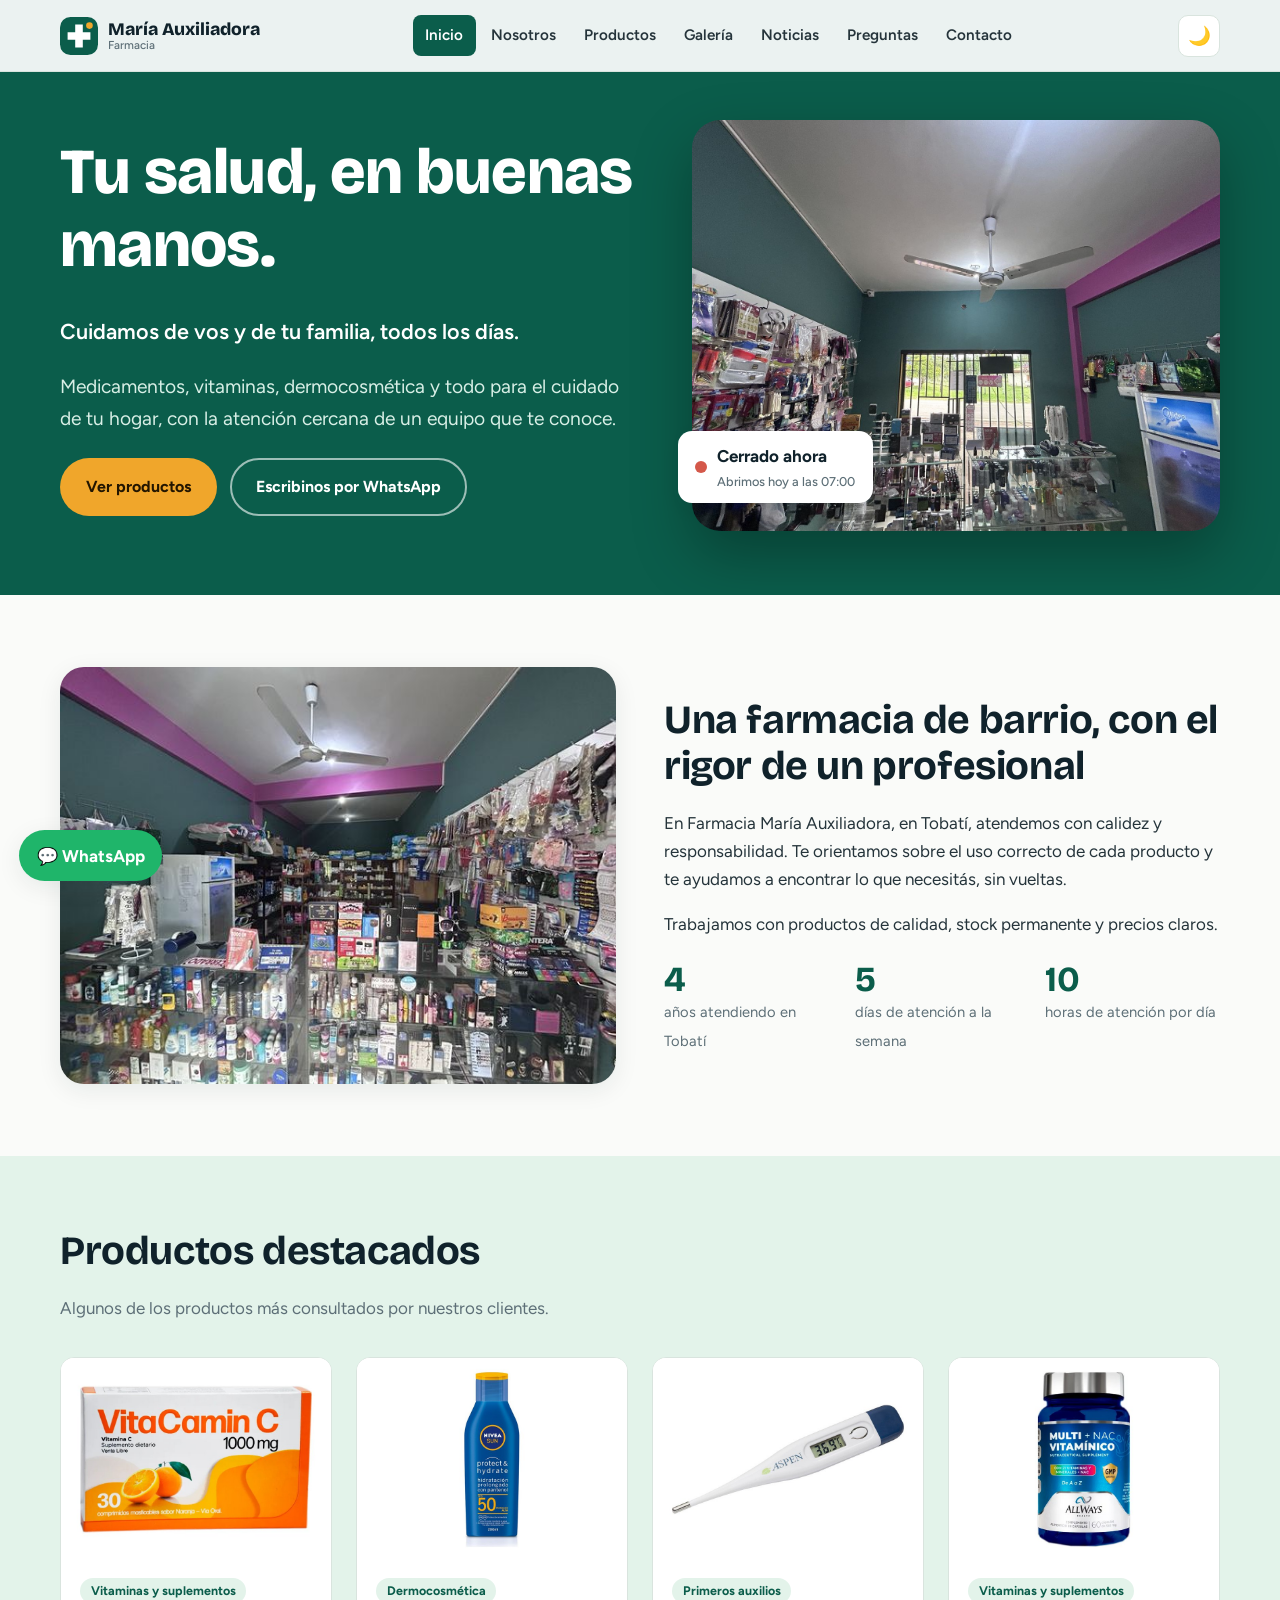
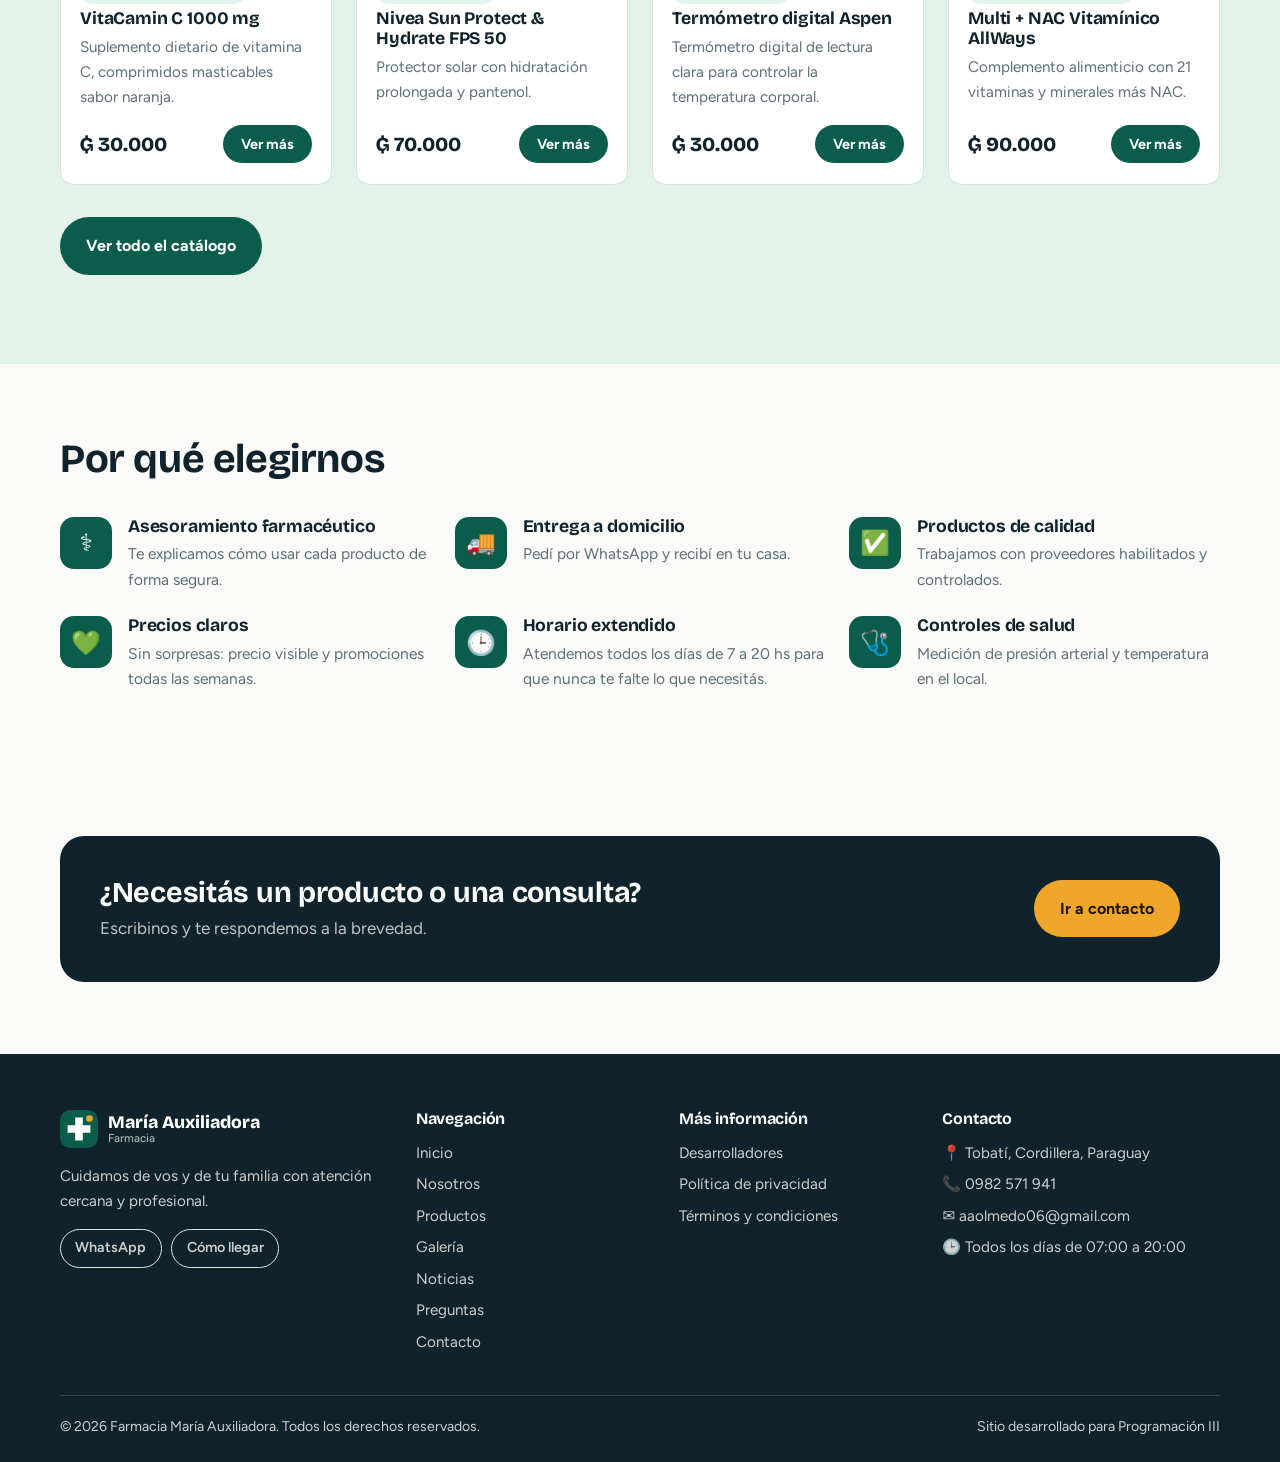
<file: index.html>
<!DOCTYPE html>
<html lang="es">
<head>
  <meta charset="UTF-8">
  <meta name="viewport" content="width=device-width, initial-scale=1">
  <title>Inicio | Farmacia María Auxiliadora</title>
  <meta name="description" content="Farmacia María Auxiliadora: medicamentos, vitaminas, dermocosmética y atención farmacéutica cerca tuyo.">
  <link rel="icon" href="data:image/svg+xml,%3Csvg xmlns='http://www.w3.org/2000/svg' viewBox='0 0 40 40'%3E%3Crect width='40' height='40' rx='11' fill='%230b5d4b'/%3E%3Cpath d='M16 8h8v8h8v8h-8v8h-8v-8H8v-8h8z' fill='%23fff'/%3E%3C/svg%3E">
  <link rel="preconnect" href="https://fonts.googleapis.com">
  <link rel="preconnect" href="https://fonts.gstatic.com" crossorigin>
  <link href="https://fonts.googleapis.com/css2?family=Bricolage+Grotesque:opsz,wght@12..96,500;12..96,700;12..96,800&family=Figtree:wght@400;500;600;700&display=swap" rel="stylesheet">
  <!-- Aplica el tema guardado antes de pintar la página (evita parpadeo) -->
  <script>
    try {
      var t = localStorage.getItem("tema") || (matchMedia("(prefers-color-scheme: dark)").matches ? "dark" : "light");
      document.documentElement.dataset.theme = t;
    } catch (e) {}
  </script>
  <link rel="stylesheet" href="css/styles.css">
</head>
<body>
  <a class="saltar" href="#contenido">Saltar al contenido</a>

  <header class="header">
    <div class="contenedor">
      <a class="logo" href="index.html" aria-label="Farmacia María Auxiliadora, ir al inicio"><svg viewBox="0 0 40 40" aria-hidden="true"><rect width="40" height="40" rx="11" fill="#0b5d4b"/><path d="M16 8h8v8h8v8h-8v8h-8v-8H8v-8h8z" fill="#fff"/><circle cx="31" cy="9" r="3.5" fill="#f0a62b"/></svg><span>María Auxiliadora<small>Farmacia</small></span></a>
      <nav class="nav" id="nav" aria-label="Navegación principal"><ul><li><a href="index.html" aria-current="page">Inicio</a></li><li><a href="nosotros.html">Nosotros</a></li><li><a href="productos.html">Productos</a></li><li><a href="galeria.html">Galería</a></li><li><a href="noticias.html">Noticias</a></li><li><a href="faq.html">Preguntas</a></li><li><a href="contacto.html">Contacto</a></li></ul></nav>
      <div class="acciones-header">
        <button class="btn-icono" id="btn-tema" aria-label="Cambiar tema">🌙</button>
        <button class="btn-icono menu-btn" id="btn-menu" aria-label="Abrir menú" aria-expanded="false" aria-controls="nav">☰</button>
      </div>
    </div>
  </header>

  <main id="contenido">
    <section class="hero">
      <div class="contenedor hero-grid">
        <div class="hero-texto">
          <h1>Tu salud, en buenas manos.</h1>
          <p class="eslogan">Cuidamos de vos y de tu familia, todos los días.</p>
          <p>Medicamentos, vitaminas, dermocosmética y todo para el cuidado de tu hogar, con la atención cercana de un equipo que te conoce.</p>
          <div class="hero-botones">
            <a class="btn btn-primario" href="productos.html">Ver productos</a>
            <a class="btn btn-secundario" data-wa data-wa-texto="Hola, quisiera hacer una consulta." href="#">Escribinos por WhatsApp</a>
          </div>
        </div>
        <div class="hero-imagen">
          <img src="img/gal-18.jpg" alt="Interior de la farmacia con góndolas de productos" width="900" height="700">
          <div class="estado-abierto" data-abierto role="status"><span class="punto"></span><div><span class="estado-texto">Verificando…</span><small class="estado-detalle"></small></div></div>
        </div>
      </div>
    </section>

    <section class="seccion" id="presentacion">
      <div class="contenedor grid-2">
        <img class="imagen-redonda" src="img/gal-04-t.jpg" alt="Mostrador y góndolas de la farmacia" loading="lazy">
        <div>
          <h2>Una farmacia de barrio, con el rigor de un profesional</h2>
          <p>En Farmacia María Auxiliadora, en Tobatí, atendemos con calidez y responsabilidad. Te orientamos sobre el uso correcto de cada producto y te ayudamos a encontrar lo que necesitás, sin vueltas.</p>
          <p>Trabajamos con productos de calidad, stock permanente y precios claros.</p>
          <div class="contadores">
            <div class="contador"><strong data-contar="5">0</strong><span>años atendiendo en Tobatí</span></div>
            <div class="contador"><strong data-contar="7">0</strong><span>días de atención a la semana</span></div>
            <div class="contador"><strong data-contar="13">0</strong><span>horas de atención por día</span></div>
          </div>
        </div>
      </div>
    </section>

    <section class="seccion alt" id="destacados">
      <div class="contenedor">
        <div class="encabezado-seccion">
          <h2>Productos destacados</h2>
          <p>Algunos de los productos más consultados por nuestros clientes.</p>
        </div>
        <div class="grid-4" id="grid-destacados"></div>
        <p style="margin-top:2rem"><a class="btn btn-oscuro" href="productos.html">Ver todo el catálogo</a></p>
      </div>
    </section>

    <section class="seccion" id="beneficios">
      <div class="contenedor">
        <div class="encabezado-seccion"><h2>Por qué elegirnos</h2></div>
        <div class="grid-3">
          <div class="beneficio"><span class="ico">⚕️</span><div><h3>Asesoramiento farmacéutico</h3><p>Te explicamos cómo usar cada producto de forma segura.</p></div></div>
          <div class="beneficio"><span class="ico">🚚</span><div><h3>Entrega a domicilio</h3><p>Pedí por WhatsApp y recibí en tu casa.</p></div></div>
          <div class="beneficio"><span class="ico">✅</span><div><h3>Productos de calidad</h3><p>Trabajamos con proveedores habilitados y controlados.</p></div></div>
          <div class="beneficio"><span class="ico">💚</span><div><h3>Precios claros</h3><p>Sin sorpresas: precio visible y promociones todas las semanas.</p></div></div>
          <div class="beneficio"><span class="ico">🕒</span><div><h3>Horario extendido</h3><p>Atendemos todos los días de 7 a 20 hs para que nunca te falte lo que necesitás.</p></div></div>
          <div class="beneficio"><span class="ico">🩺</span><div><h3>Controles de salud</h3><p>Medición de presión arterial y temperatura en el local.</p></div></div>
        </div>
      </div>
    </section>

    <section class="seccion">
      <div class="contenedor">
        <div class="banda">
          <div><h2>¿Necesitás un producto o una consulta?</h2><p>Escribinos y te respondemos a la brevedad.</p></div>
          <a class="btn btn-primario" href="contacto.html">Ir a contacto</a>
        </div>
      </div>
    </section>
  </main>

  <footer class="footer">
    <div class="contenedor">
      <div class="footer-grid">
        <div>
          <a class="logo" href="index.html" style="color:#fff"><svg viewBox="0 0 40 40" aria-hidden="true"><rect width="40" height="40" rx="11" fill="#0b5d4b"/><path d="M16 8h8v8h8v8h-8v8h-8v-8H8v-8h8z" fill="#fff"/><circle cx="31" cy="9" r="3.5" fill="#f0a62b"/></svg><span>María Auxiliadora<small style="color:#9fb7ad">Farmacia</small></span></a>
          <p style="margin-top:1rem">Cuidamos de vos y de tu familia con atención cercana y profesional.</p>
          <div class="redes">
            <a data-wa href="#">WhatsApp</a>
            <a data-mapa-link href="#">Cómo llegar</a>
          </div>
        </div>
        <div>
          <h3>Navegación</h3>
          <ul><li><a href="index.html">Inicio</a></li><li><a href="nosotros.html">Nosotros</a></li><li><a href="productos.html">Productos</a></li><li><a href="galeria.html">Galería</a></li><li><a href="noticias.html">Noticias</a></li><li><a href="faq.html">Preguntas</a></li><li><a href="contacto.html">Contacto</a></li></ul>
        </div>
        <div>
          <h3>Más información</h3>
          <ul>
            <li><a href="desarrolladores.html">Desarrolladores</a></li>
            <li><a href="privacidad.html">Política de privacidad</a></li>
            <li><a href="privacidad.html#terminos">Términos y condiciones</a></li>
          </ul>
        </div>
        <div>
          <h3>Contacto</h3>
          <ul>
            <li>📍 <span data-cfg="direccion">Dirección</span></li>
            <li>📞 <a data-tel href="#"><span data-cfg="telefono">Teléfono</span></a></li>
            <li>✉️ <a data-mail href="#"><span data-cfg="email">Correo</span></a></li>
            <li>🕒 <span data-cfg="horarioTexto">Horario</span></li>
          </ul>
        </div>
      </div>
      <div class="footer-final">
        <span>© <span data-anio>2026</span> Farmacia María Auxiliadora. Todos los derechos reservados.</span>
        <span>Sitio desarrollado para Programación III</span>
      </div>
    </div>
  </footer>

  <a class="whatsapp-flotante" data-wa href="#" aria-label="Escribinos por WhatsApp">💬 <span>WhatsApp</span></a>
  <button class="volver-arriba" id="volver-arriba" aria-label="Volver arriba">↑</button>

  <!-- Modal reutilizable (productos, noticias, galería) -->
  <div class="modal-fondo" id="modal">
    <div class="modal" role="dialog" aria-modal="true" aria-label="Información ampliada">
      <button class="btn-icono modal-cerrar" aria-label="Cerrar">✕</button>
      <div id="modal-cuerpo"></div>
    </div>
  </div>

  <script src="js/config.js"></script>
  <script src="js/data.js"></script>
  <script src="js/main.js"></script>
  <script src="js/productos.js"></script>
</body>
</html>
</file>
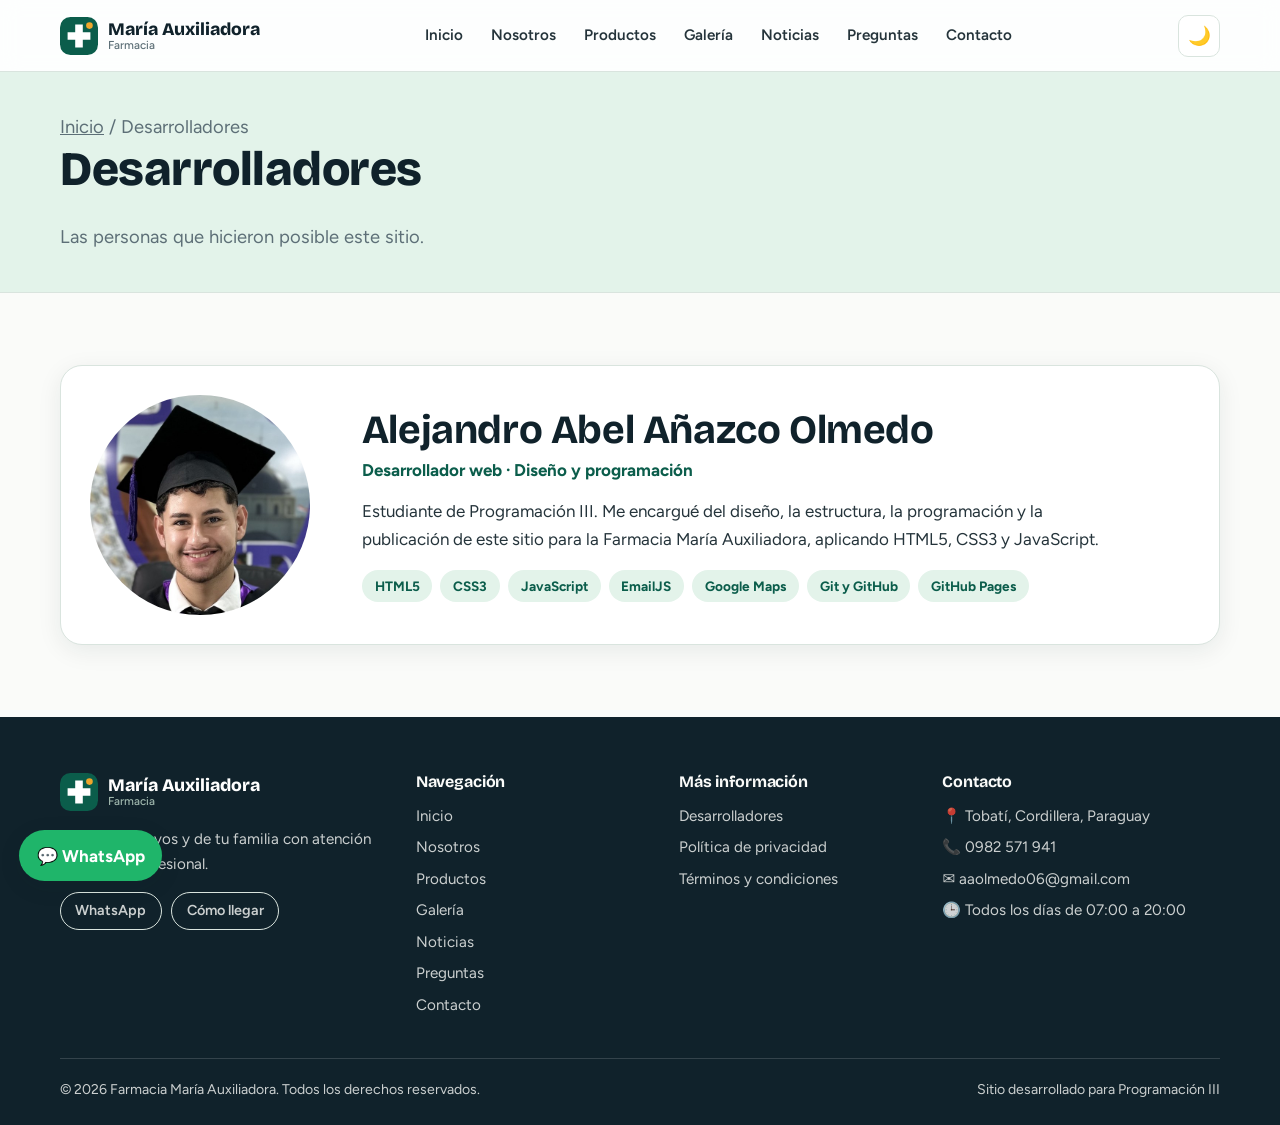
<file: desarrolladores.html>
<!DOCTYPE html>
<html lang="es">
<head>
  <meta charset="UTF-8">
  <meta name="viewport" content="width=device-width, initial-scale=1">
  <title>Desarrolladores | Farmacia María Auxiliadora</title>
  <meta name="description" content="Conocé al equipo que desarrolló el sitio web de la Farmacia María Auxiliadora.">
  <link rel="icon" href="data:image/svg+xml,%3Csvg xmlns='http://www.w3.org/2000/svg' viewBox='0 0 40 40'%3E%3Crect width='40' height='40' rx='11' fill='%230b5d4b'/%3E%3Cpath d='M16 8h8v8h8v8h-8v8h-8v-8H8v-8h8z' fill='%23fff'/%3E%3C/svg%3E">
  <link rel="preconnect" href="https://fonts.googleapis.com">
  <link rel="preconnect" href="https://fonts.gstatic.com" crossorigin>
  <link href="https://fonts.googleapis.com/css2?family=Bricolage+Grotesque:opsz,wght@12..96,500;12..96,700;12..96,800&family=Figtree:wght@400;500;600;700&display=swap" rel="stylesheet">
  <!-- Aplica el tema guardado antes de pintar la página (evita parpadeo) -->
  <script>
    try {
      var t = localStorage.getItem("tema") || (matchMedia("(prefers-color-scheme: dark)").matches ? "dark" : "light");
      document.documentElement.dataset.theme = t;
    } catch (e) {}
  </script>
  <link rel="stylesheet" href="css/styles.css">
</head>
<body>
  <a class="saltar" href="#contenido">Saltar al contenido</a>

  <header class="header">
    <div class="contenedor">
      <a class="logo" href="index.html" aria-label="Farmacia María Auxiliadora, ir al inicio"><svg viewBox="0 0 40 40" aria-hidden="true"><rect width="40" height="40" rx="11" fill="#0b5d4b"/><path d="M16 8h8v8h8v8h-8v8h-8v-8H8v-8h8z" fill="#fff"/><circle cx="31" cy="9" r="3.5" fill="#f0a62b"/></svg><span>María Auxiliadora<small>Farmacia</small></span></a>
      <nav class="nav" id="nav" aria-label="Navegación principal"><ul><li><a href="index.html">Inicio</a></li><li><a href="nosotros.html">Nosotros</a></li><li><a href="productos.html">Productos</a></li><li><a href="galeria.html">Galería</a></li><li><a href="noticias.html">Noticias</a></li><li><a href="faq.html">Preguntas</a></li><li><a href="contacto.html">Contacto</a></li></ul></nav>
      <div class="acciones-header">
        <button class="btn-icono" id="btn-tema" aria-label="Cambiar tema">🌙</button>
        <button class="btn-icono menu-btn" id="btn-menu" aria-label="Abrir menú" aria-expanded="false" aria-controls="nav">☰</button>
      </div>
    </div>
  </header>

  <main id="contenido">
    <section class="page-hero">
      <div class="contenedor">
        <p class="migas"><a href="index.html">Inicio</a> / Desarrolladores</p>
        <h1>Desarrolladores</h1>
        <p>Las personas que hicieron posible este sitio.</p>
      </div>
    </section>

    <section class="seccion">
      <div class="contenedor" style="display:grid;gap:1.5rem">
        <article class="dev">
          <img src="img/abel-cuadrado.jpg" alt="Alejandro Abel Añazco Olmedo">
          <div>
            <h2 style="margin-bottom:.2rem">Alejandro Abel Añazco Olmedo</h2>
            <p style="color:var(--verde);font-weight:700;margin-bottom:.8rem">Desarrollador web · Diseño y programación</p>
            <p>Estudiante de Programación III. Me encargué del diseño, la estructura, la programación y la publicación de este sitio para la Farmacia María Auxiliadora, aplicando HTML5, CSS3 y JavaScript.</p>
            <ul class="tecnologias" aria-label="Tecnologías utilizadas"><li>HTML5</li><li>CSS3</li><li>JavaScript</li><li>EmailJS</li><li>Google Maps</li><li>Git y GitHub</li><li>GitHub Pages</li></ul>
          </div>
        </article>
      </div>
    </section>
  </main>

  <footer class="footer">
    <div class="contenedor">
      <div class="footer-grid">
        <div>
          <a class="logo" href="index.html" style="color:#fff"><svg viewBox="0 0 40 40" aria-hidden="true"><rect width="40" height="40" rx="11" fill="#0b5d4b"/><path d="M16 8h8v8h8v8h-8v8h-8v-8H8v-8h8z" fill="#fff"/><circle cx="31" cy="9" r="3.5" fill="#f0a62b"/></svg><span>María Auxiliadora<small style="color:#9fb7ad">Farmacia</small></span></a>
          <p style="margin-top:1rem">Cuidamos de vos y de tu familia con atención cercana y profesional.</p>
          <div class="redes">
            <a data-wa href="#">WhatsApp</a>
            <a data-mapa-link href="#">Cómo llegar</a>
          </div>
        </div>
        <div>
          <h3>Navegación</h3>
          <ul><li><a href="index.html">Inicio</a></li><li><a href="nosotros.html">Nosotros</a></li><li><a href="productos.html">Productos</a></li><li><a href="galeria.html">Galería</a></li><li><a href="noticias.html">Noticias</a></li><li><a href="faq.html">Preguntas</a></li><li><a href="contacto.html">Contacto</a></li></ul>
        </div>
        <div>
          <h3>Más información</h3>
          <ul>
            <li><a href="desarrolladores.html">Desarrolladores</a></li>
            <li><a href="privacidad.html">Política de privacidad</a></li>
            <li><a href="privacidad.html#terminos">Términos y condiciones</a></li>
          </ul>
        </div>
        <div>
          <h3>Contacto</h3>
          <ul>
            <li>📍 <span data-cfg="direccion">Dirección</span></li>
            <li>📞 <a data-tel href="#"><span data-cfg="telefono">Teléfono</span></a></li>
            <li>✉️ <a data-mail href="#"><span data-cfg="email">Correo</span></a></li>
            <li>🕒 <span data-cfg="horarioTexto">Horario</span></li>
          </ul>
        </div>
      </div>
      <div class="footer-final">
        <span>© <span data-anio>2026</span> Farmacia María Auxiliadora. Todos los derechos reservados.</span>
        <span>Sitio desarrollado para Programación III</span>
      </div>
    </div>
  </footer>

  <a class="whatsapp-flotante" data-wa href="#" aria-label="Escribinos por WhatsApp">💬 <span>WhatsApp</span></a>
  <button class="volver-arriba" id="volver-arriba" aria-label="Volver arriba">↑</button>

  <!-- Modal reutilizable (productos, noticias, galería) -->
  <div class="modal-fondo" id="modal">
    <div class="modal" role="dialog" aria-modal="true" aria-label="Información ampliada">
      <button class="btn-icono modal-cerrar" aria-label="Cerrar">✕</button>
      <div id="modal-cuerpo"></div>
    </div>
  </div>

  <script src="js/config.js"></script>
  <script src="js/data.js"></script>
  <script src="js/main.js"></script>
  
</body>
</html>
</file>
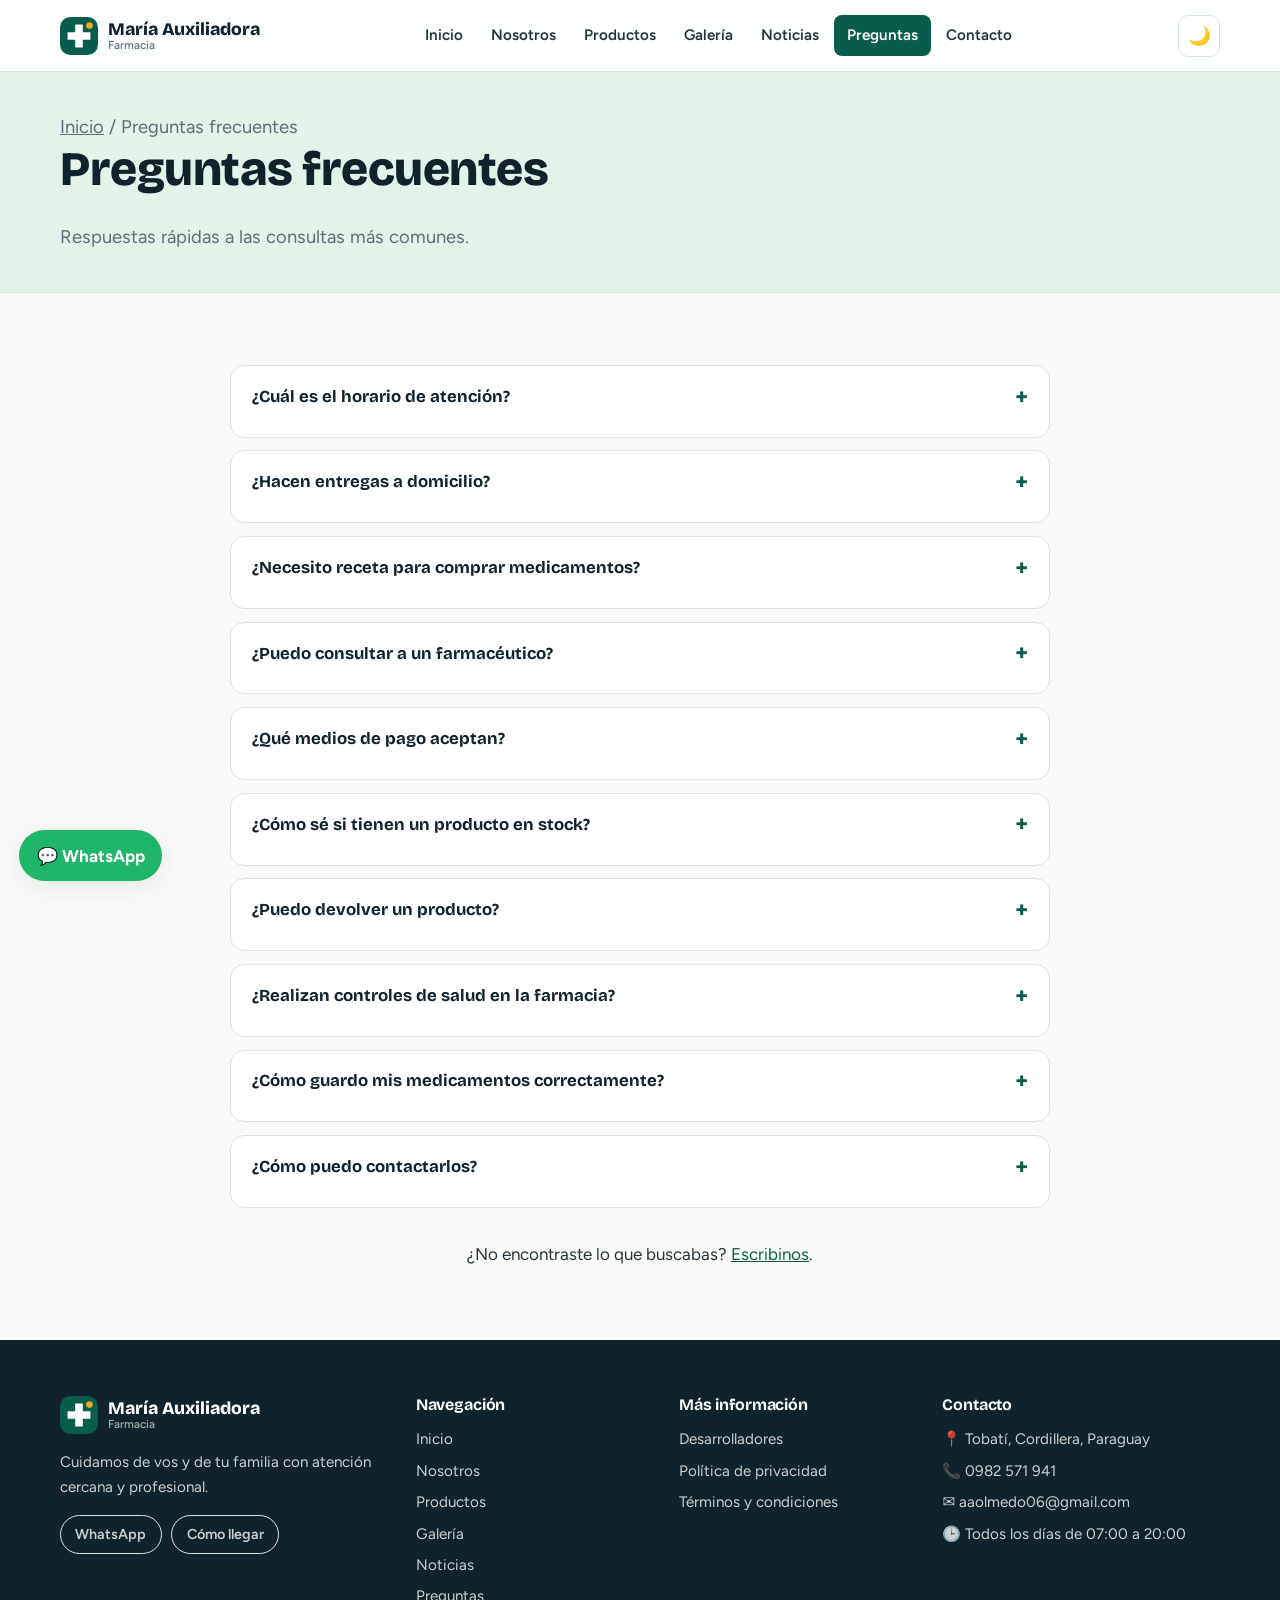
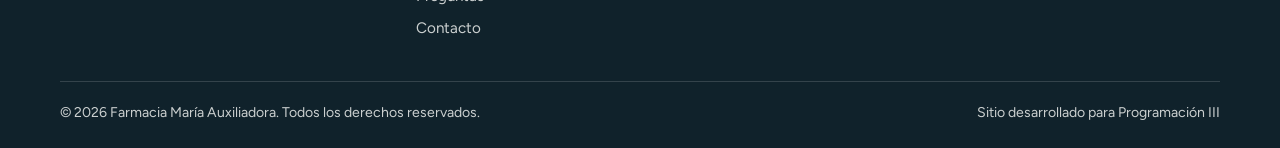
<file: faq.html>
<!DOCTYPE html>
<html lang="es">
<head>
  <meta charset="UTF-8">
  <meta name="viewport" content="width=device-width, initial-scale=1">
  <title>Preguntas frecuentes | Farmacia María Auxiliadora</title>
  <meta name="description" content="Preguntas frecuentes sobre horarios, entregas, pagos y medicamentos.">
  <link rel="icon" href="data:image/svg+xml,%3Csvg xmlns='http://www.w3.org/2000/svg' viewBox='0 0 40 40'%3E%3Crect width='40' height='40' rx='11' fill='%230b5d4b'/%3E%3Cpath d='M16 8h8v8h8v8h-8v8h-8v-8H8v-8h8z' fill='%23fff'/%3E%3C/svg%3E">
  <link rel="preconnect" href="https://fonts.googleapis.com">
  <link rel="preconnect" href="https://fonts.gstatic.com" crossorigin>
  <link href="https://fonts.googleapis.com/css2?family=Bricolage+Grotesque:opsz,wght@12..96,500;12..96,700;12..96,800&family=Figtree:wght@400;500;600;700&display=swap" rel="stylesheet">
  <!-- Aplica el tema guardado antes de pintar la página (evita parpadeo) -->
  <script>
    try {
      var t = localStorage.getItem("tema") || (matchMedia("(prefers-color-scheme: dark)").matches ? "dark" : "light");
      document.documentElement.dataset.theme = t;
    } catch (e) {}
  </script>
  <link rel="stylesheet" href="css/styles.css">
</head>
<body>
  <a class="saltar" href="#contenido">Saltar al contenido</a>

  <header class="header">
    <div class="contenedor">
      <a class="logo" href="index.html" aria-label="Farmacia María Auxiliadora, ir al inicio"><svg viewBox="0 0 40 40" aria-hidden="true"><rect width="40" height="40" rx="11" fill="#0b5d4b"/><path d="M16 8h8v8h8v8h-8v8h-8v-8H8v-8h8z" fill="#fff"/><circle cx="31" cy="9" r="3.5" fill="#f0a62b"/></svg><span>María Auxiliadora<small>Farmacia</small></span></a>
      <nav class="nav" id="nav" aria-label="Navegación principal"><ul><li><a href="index.html">Inicio</a></li><li><a href="nosotros.html">Nosotros</a></li><li><a href="productos.html">Productos</a></li><li><a href="galeria.html">Galería</a></li><li><a href="noticias.html">Noticias</a></li><li><a href="faq.html" aria-current="page">Preguntas</a></li><li><a href="contacto.html">Contacto</a></li></ul></nav>
      <div class="acciones-header">
        <button class="btn-icono" id="btn-tema" aria-label="Cambiar tema">🌙</button>
        <button class="btn-icono menu-btn" id="btn-menu" aria-label="Abrir menú" aria-expanded="false" aria-controls="nav">☰</button>
      </div>
    </div>
  </header>

  <main id="contenido">
    <section class="page-hero">
      <div class="contenedor">
        <p class="migas"><a href="index.html">Inicio</a> / Preguntas frecuentes</p>
        <h1>Preguntas frecuentes</h1>
        <p>Respuestas rápidas a las consultas más comunes.</p>
      </div>
    </section>

    <section class="seccion">
      <div class="contenedor">
        <div class="accordion" id="accordion"></div>
        <p style="text-align:center;margin:2rem auto 0">¿No encontraste lo que buscabas? <a href="contacto.html">Escribinos</a>.</p>
      </div>
    </section>
  </main>

  <footer class="footer">
    <div class="contenedor">
      <div class="footer-grid">
        <div>
          <a class="logo" href="index.html" style="color:#fff"><svg viewBox="0 0 40 40" aria-hidden="true"><rect width="40" height="40" rx="11" fill="#0b5d4b"/><path d="M16 8h8v8h8v8h-8v8h-8v-8H8v-8h8z" fill="#fff"/><circle cx="31" cy="9" r="3.5" fill="#f0a62b"/></svg><span>María Auxiliadora<small style="color:#9fb7ad">Farmacia</small></span></a>
          <p style="margin-top:1rem">Cuidamos de vos y de tu familia con atención cercana y profesional.</p>
          <div class="redes">
            <a data-wa href="#">WhatsApp</a>
            <a data-mapa-link href="#">Cómo llegar</a>
          </div>
        </div>
        <div>
          <h3>Navegación</h3>
          <ul><li><a href="index.html">Inicio</a></li><li><a href="nosotros.html">Nosotros</a></li><li><a href="productos.html">Productos</a></li><li><a href="galeria.html">Galería</a></li><li><a href="noticias.html">Noticias</a></li><li><a href="faq.html">Preguntas</a></li><li><a href="contacto.html">Contacto</a></li></ul>
        </div>
        <div>
          <h3>Más información</h3>
          <ul>
            <li><a href="desarrolladores.html">Desarrolladores</a></li>
            <li><a href="privacidad.html">Política de privacidad</a></li>
            <li><a href="privacidad.html#terminos">Términos y condiciones</a></li>
          </ul>
        </div>
        <div>
          <h3>Contacto</h3>
          <ul>
            <li>📍 <span data-cfg="direccion">Dirección</span></li>
            <li>📞 <a data-tel href="#"><span data-cfg="telefono">Teléfono</span></a></li>
            <li>✉️ <a data-mail href="#"><span data-cfg="email">Correo</span></a></li>
            <li>🕒 <span data-cfg="horarioTexto">Horario</span></li>
          </ul>
        </div>
      </div>
      <div class="footer-final">
        <span>© <span data-anio>2026</span> Farmacia María Auxiliadora. Todos los derechos reservados.</span>
        <span>Sitio desarrollado para Programación III</span>
      </div>
    </div>
  </footer>

  <a class="whatsapp-flotante" data-wa href="#" aria-label="Escribinos por WhatsApp">💬 <span>WhatsApp</span></a>
  <button class="volver-arriba" id="volver-arriba" aria-label="Volver arriba">↑</button>

  <!-- Modal reutilizable (productos, noticias, galería) -->
  <div class="modal-fondo" id="modal">
    <div class="modal" role="dialog" aria-modal="true" aria-label="Información ampliada">
      <button class="btn-icono modal-cerrar" aria-label="Cerrar">✕</button>
      <div id="modal-cuerpo"></div>
    </div>
  </div>

  <script src="js/config.js"></script>
  <script src="js/data.js"></script>
  <script src="js/main.js"></script>
  <script src="js/faq.js"></script>
</body>
</html>
</file>
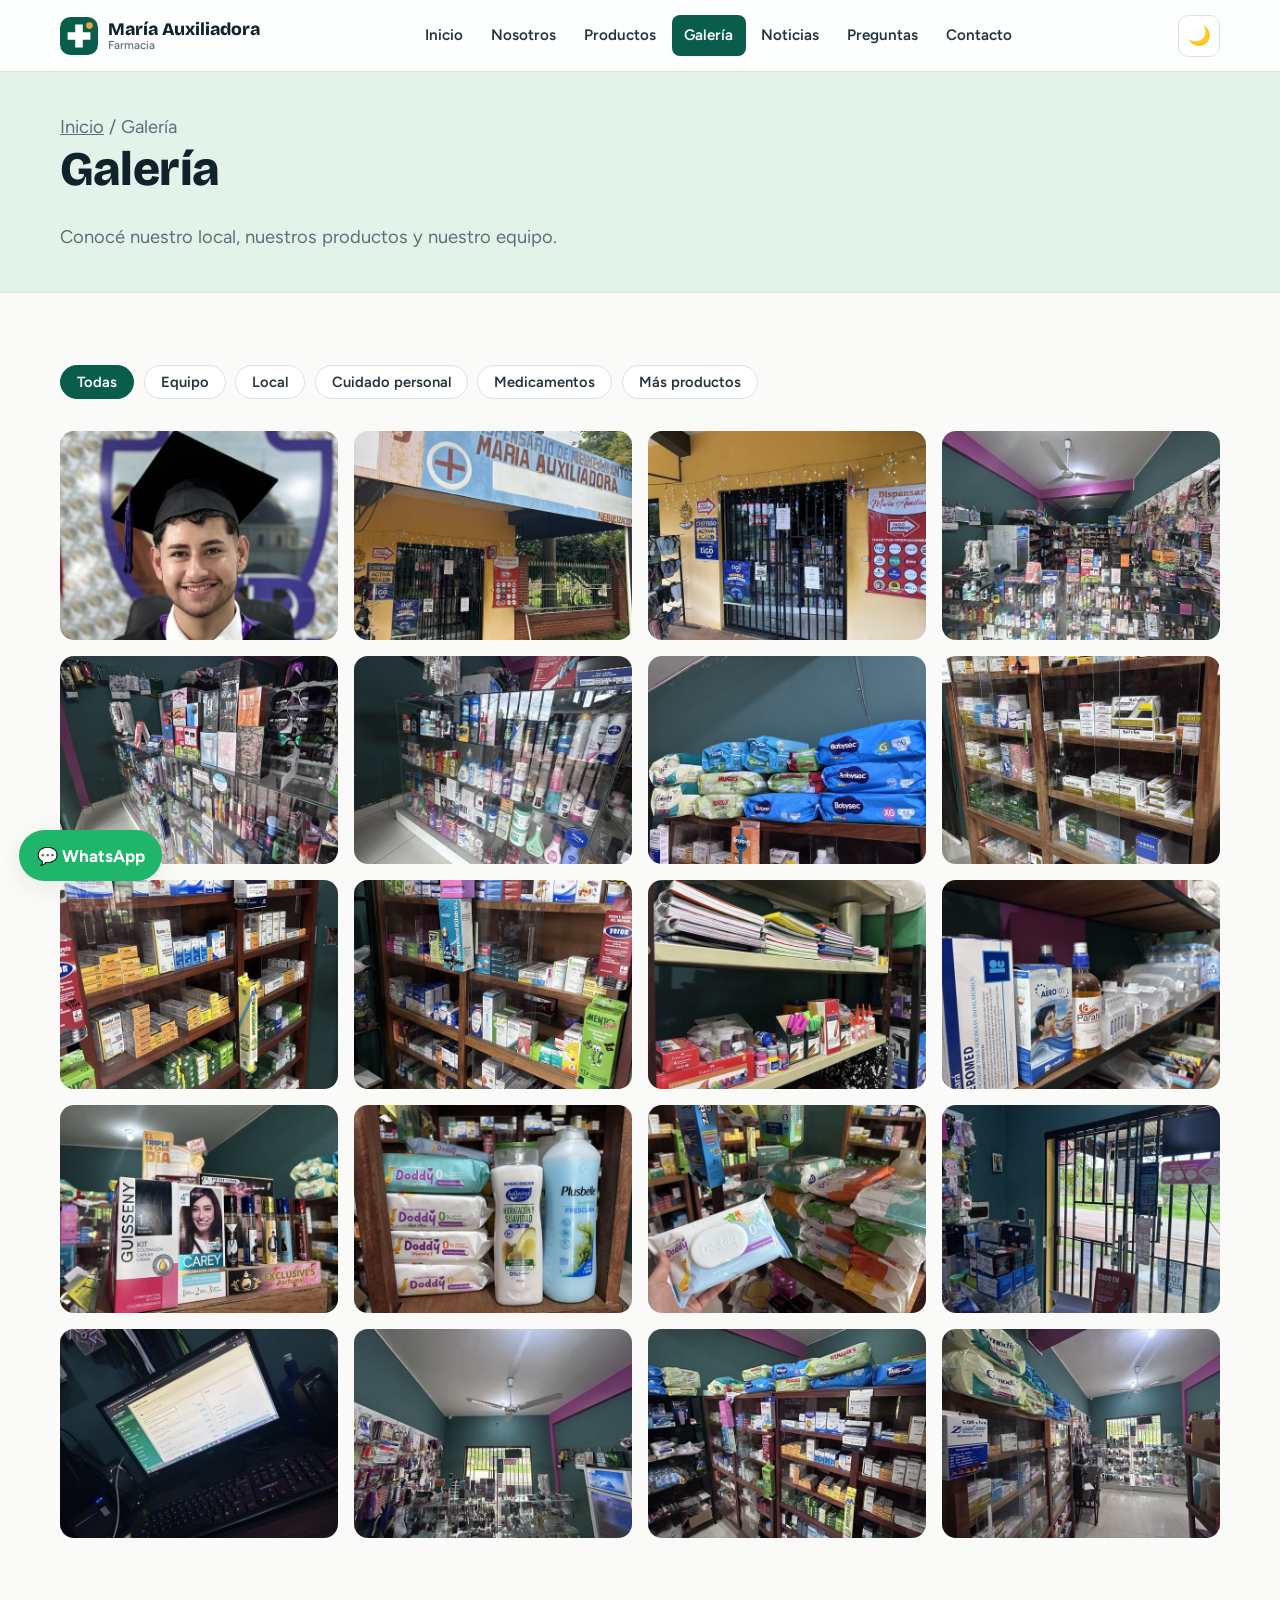
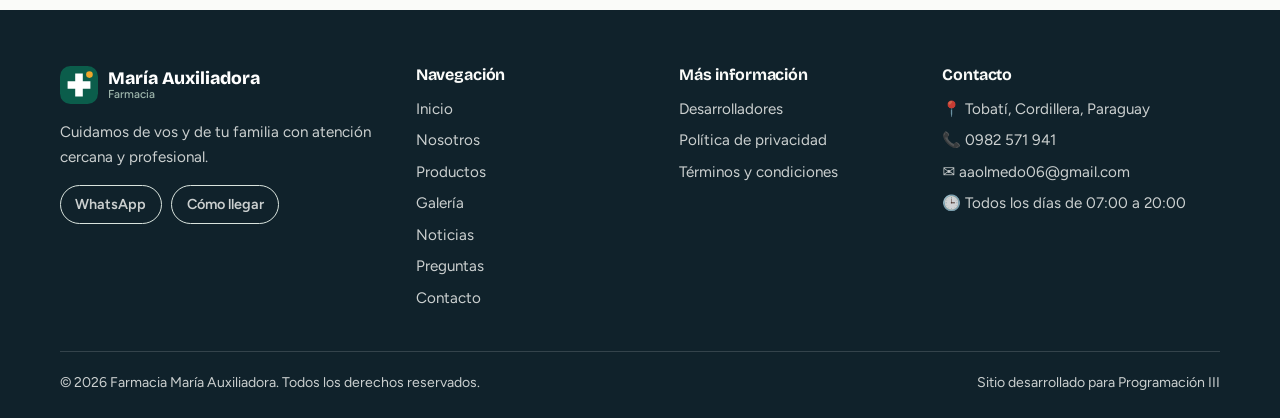
<file: galeria.html>
<!DOCTYPE html>
<html lang="es">
<head>
  <meta charset="UTF-8">
  <meta name="viewport" content="width=device-width, initial-scale=1">
  <title>Galería | Farmacia María Auxiliadora</title>
  <meta name="description" content="Galería de imágenes de la Farmacia María Auxiliadora.">
  <link rel="icon" href="data:image/svg+xml,%3Csvg xmlns='http://www.w3.org/2000/svg' viewBox='0 0 40 40'%3E%3Crect width='40' height='40' rx='11' fill='%230b5d4b'/%3E%3Cpath d='M16 8h8v8h8v8h-8v8h-8v-8H8v-8h8z' fill='%23fff'/%3E%3C/svg%3E">
  <link rel="preconnect" href="https://fonts.googleapis.com">
  <link rel="preconnect" href="https://fonts.gstatic.com" crossorigin>
  <link href="https://fonts.googleapis.com/css2?family=Bricolage+Grotesque:opsz,wght@12..96,500;12..96,700;12..96,800&family=Figtree:wght@400;500;600;700&display=swap" rel="stylesheet">
  <!-- Aplica el tema guardado antes de pintar la página (evita parpadeo) -->
  <script>
    try {
      var t = localStorage.getItem("tema") || (matchMedia("(prefers-color-scheme: dark)").matches ? "dark" : "light");
      document.documentElement.dataset.theme = t;
    } catch (e) {}
  </script>
  <link rel="stylesheet" href="css/styles.css">
</head>
<body>
  <a class="saltar" href="#contenido">Saltar al contenido</a>

  <header class="header">
    <div class="contenedor">
      <a class="logo" href="index.html" aria-label="Farmacia María Auxiliadora, ir al inicio"><svg viewBox="0 0 40 40" aria-hidden="true"><rect width="40" height="40" rx="11" fill="#0b5d4b"/><path d="M16 8h8v8h8v8h-8v8h-8v-8H8v-8h8z" fill="#fff"/><circle cx="31" cy="9" r="3.5" fill="#f0a62b"/></svg><span>María Auxiliadora<small>Farmacia</small></span></a>
      <nav class="nav" id="nav" aria-label="Navegación principal"><ul><li><a href="index.html">Inicio</a></li><li><a href="nosotros.html">Nosotros</a></li><li><a href="productos.html">Productos</a></li><li><a href="galeria.html" aria-current="page">Galería</a></li><li><a href="noticias.html">Noticias</a></li><li><a href="faq.html">Preguntas</a></li><li><a href="contacto.html">Contacto</a></li></ul></nav>
      <div class="acciones-header">
        <button class="btn-icono" id="btn-tema" aria-label="Cambiar tema">🌙</button>
        <button class="btn-icono menu-btn" id="btn-menu" aria-label="Abrir menú" aria-expanded="false" aria-controls="nav">☰</button>
      </div>
    </div>
  </header>

  <main id="contenido">
    <section class="page-hero">
      <div class="contenedor">
        <p class="migas"><a href="index.html">Inicio</a> / Galería</p>
        <h1>Galería</h1>
        <p>Conocé nuestro local, nuestros productos y nuestro equipo.</p>
      </div>
    </section>

    <section class="seccion">
      <div class="contenedor">
        <div class="barra-filtros" id="filtros-galeria"></div>
        <div class="galeria" id="galeria"></div>
      </div>
    </section>
  </main>

  <footer class="footer">
    <div class="contenedor">
      <div class="footer-grid">
        <div>
          <a class="logo" href="index.html" style="color:#fff"><svg viewBox="0 0 40 40" aria-hidden="true"><rect width="40" height="40" rx="11" fill="#0b5d4b"/><path d="M16 8h8v8h8v8h-8v8h-8v-8H8v-8h8z" fill="#fff"/><circle cx="31" cy="9" r="3.5" fill="#f0a62b"/></svg><span>María Auxiliadora<small style="color:#9fb7ad">Farmacia</small></span></a>
          <p style="margin-top:1rem">Cuidamos de vos y de tu familia con atención cercana y profesional.</p>
          <div class="redes">
            <a data-wa href="#">WhatsApp</a>
            <a data-mapa-link href="#">Cómo llegar</a>
          </div>
        </div>
        <div>
          <h3>Navegación</h3>
          <ul><li><a href="index.html">Inicio</a></li><li><a href="nosotros.html">Nosotros</a></li><li><a href="productos.html">Productos</a></li><li><a href="galeria.html">Galería</a></li><li><a href="noticias.html">Noticias</a></li><li><a href="faq.html">Preguntas</a></li><li><a href="contacto.html">Contacto</a></li></ul>
        </div>
        <div>
          <h3>Más información</h3>
          <ul>
            <li><a href="desarrolladores.html">Desarrolladores</a></li>
            <li><a href="privacidad.html">Política de privacidad</a></li>
            <li><a href="privacidad.html#terminos">Términos y condiciones</a></li>
          </ul>
        </div>
        <div>
          <h3>Contacto</h3>
          <ul>
            <li>📍 <span data-cfg="direccion">Dirección</span></li>
            <li>📞 <a data-tel href="#"><span data-cfg="telefono">Teléfono</span></a></li>
            <li>✉️ <a data-mail href="#"><span data-cfg="email">Correo</span></a></li>
            <li>🕒 <span data-cfg="horarioTexto">Horario</span></li>
          </ul>
        </div>
      </div>
      <div class="footer-final">
        <span>© <span data-anio>2026</span> Farmacia María Auxiliadora. Todos los derechos reservados.</span>
        <span>Sitio desarrollado para Programación III</span>
      </div>
    </div>
  </footer>

  <a class="whatsapp-flotante" data-wa href="#" aria-label="Escribinos por WhatsApp">💬 <span>WhatsApp</span></a>
  <button class="volver-arriba" id="volver-arriba" aria-label="Volver arriba">↑</button>

  <!-- Modal reutilizable (productos, noticias, galería) -->
  <div class="modal-fondo" id="modal">
    <div class="modal" role="dialog" aria-modal="true" aria-label="Información ampliada">
      <button class="btn-icono modal-cerrar" aria-label="Cerrar">✕</button>
      <div id="modal-cuerpo"></div>
    </div>
  </div>

  <script src="js/config.js"></script>
  <script src="js/data.js"></script>
  <script src="js/main.js"></script>
  <script src="js/galeria.js"></script>
</body>
</html>
</file>
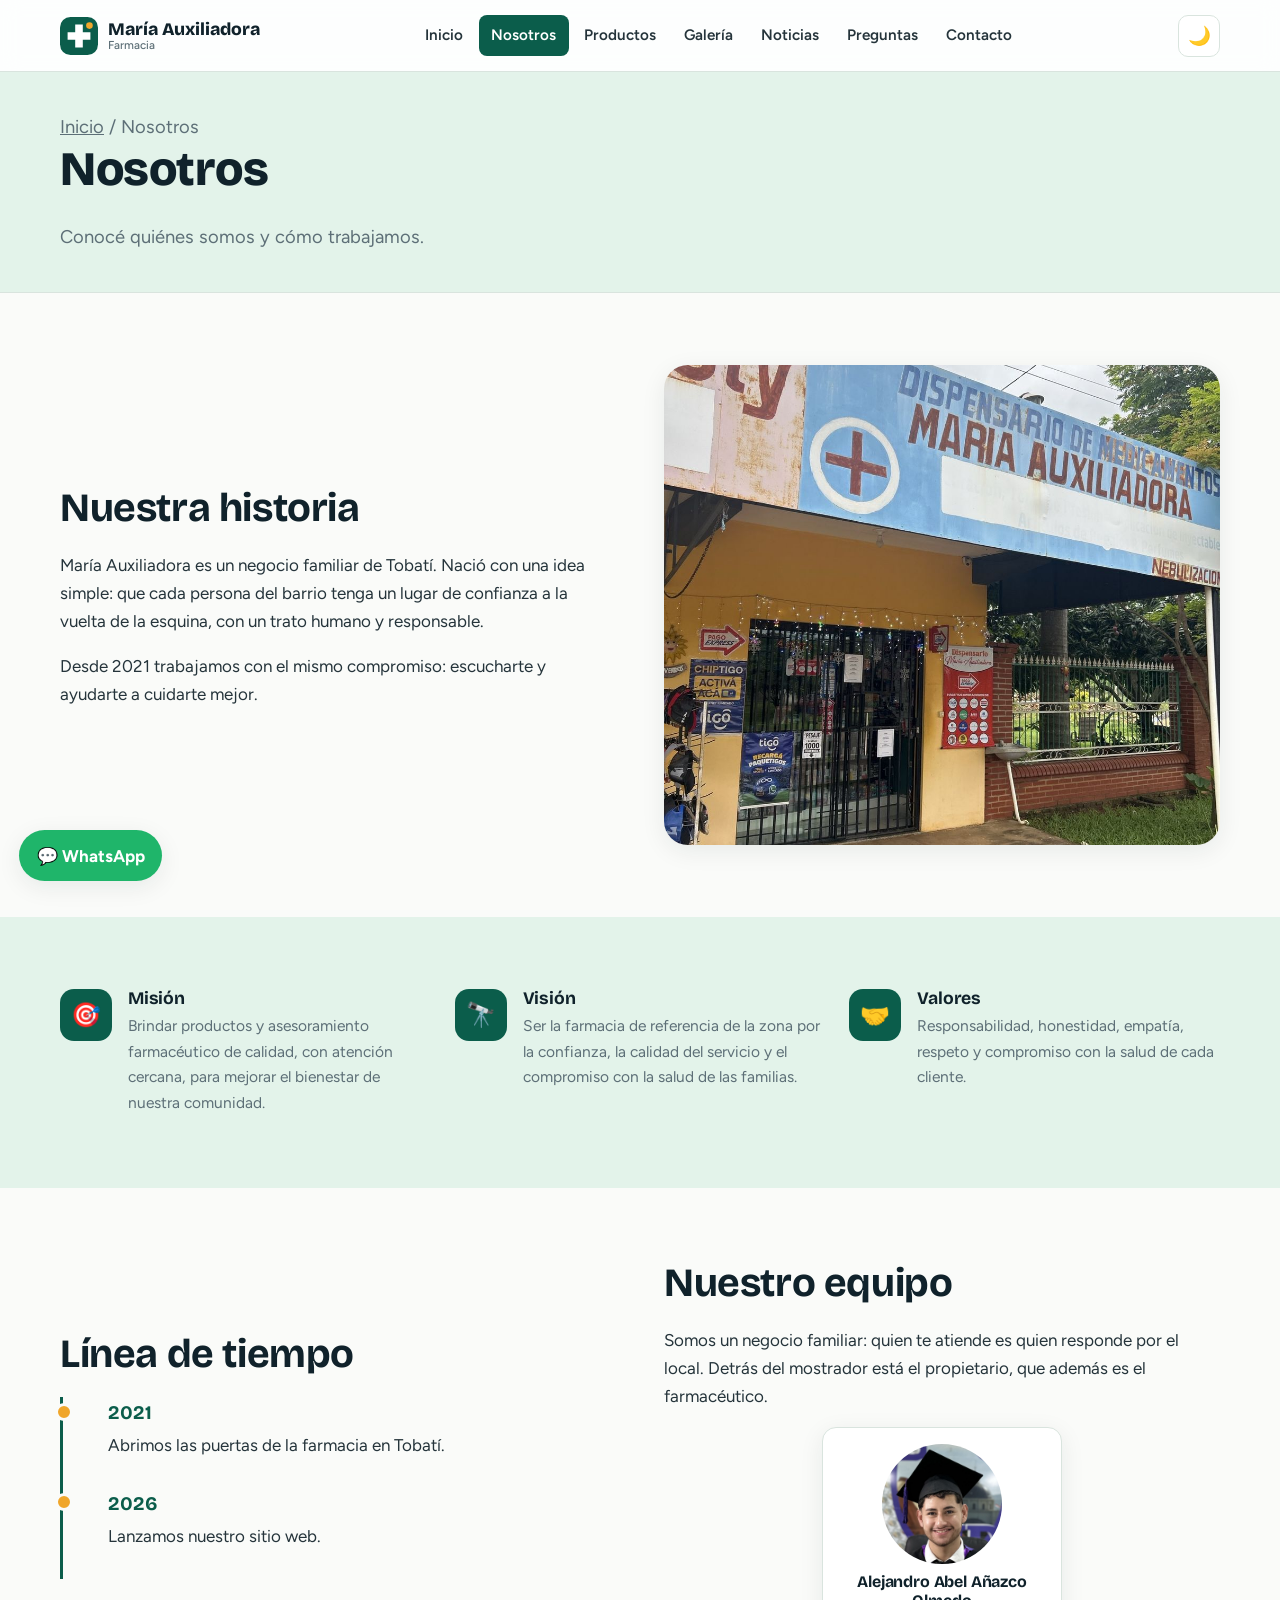
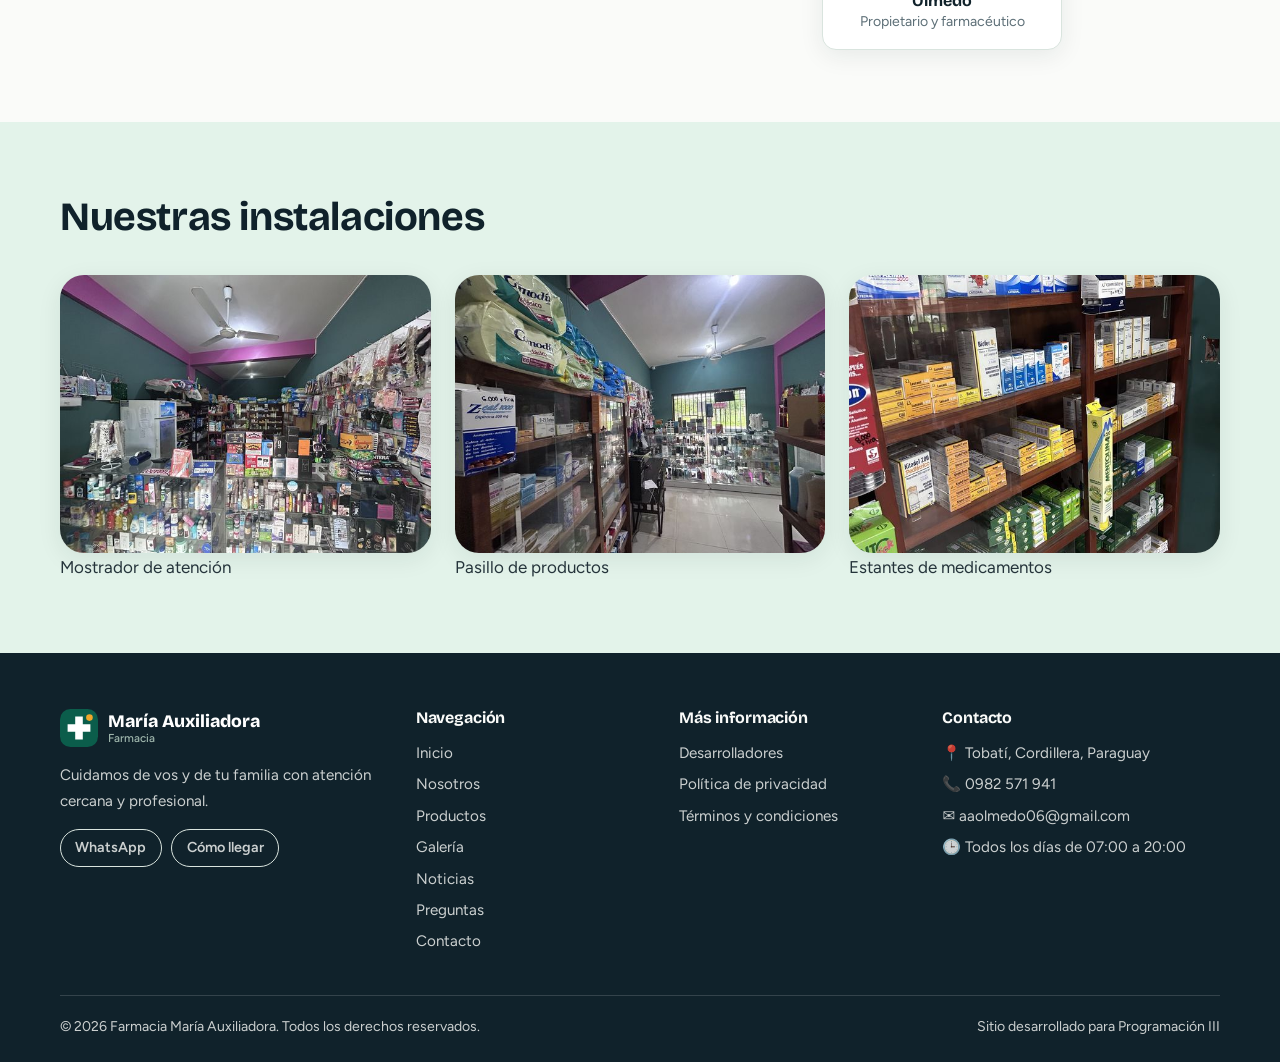
<file: nosotros.html>
<!DOCTYPE html>
<html lang="es">
<head>
  <meta charset="UTF-8">
  <meta name="viewport" content="width=device-width, initial-scale=1">
  <title>Nosotros | Farmacia María Auxiliadora</title>
  <meta name="description" content="Historia, misión, visión, valores y equipo de la Farmacia María Auxiliadora.">
  <link rel="icon" href="data:image/svg+xml,%3Csvg xmlns='http://www.w3.org/2000/svg' viewBox='0 0 40 40'%3E%3Crect width='40' height='40' rx='11' fill='%230b5d4b'/%3E%3Cpath d='M16 8h8v8h8v8h-8v8h-8v-8H8v-8h8z' fill='%23fff'/%3E%3C/svg%3E">
  <link rel="preconnect" href="https://fonts.googleapis.com">
  <link rel="preconnect" href="https://fonts.gstatic.com" crossorigin>
  <link href="https://fonts.googleapis.com/css2?family=Bricolage+Grotesque:opsz,wght@12..96,500;12..96,700;12..96,800&family=Figtree:wght@400;500;600;700&display=swap" rel="stylesheet">
  <!-- Aplica el tema guardado antes de pintar la página (evita parpadeo) -->
  <script>
    try {
      var t = localStorage.getItem("tema") || (matchMedia("(prefers-color-scheme: dark)").matches ? "dark" : "light");
      document.documentElement.dataset.theme = t;
    } catch (e) {}
  </script>
  <link rel="stylesheet" href="css/styles.css">
</head>
<body>
  <a class="saltar" href="#contenido">Saltar al contenido</a>

  <header class="header">
    <div class="contenedor">
      <a class="logo" href="index.html" aria-label="Farmacia María Auxiliadora, ir al inicio"><svg viewBox="0 0 40 40" aria-hidden="true"><rect width="40" height="40" rx="11" fill="#0b5d4b"/><path d="M16 8h8v8h8v8h-8v8h-8v-8H8v-8h8z" fill="#fff"/><circle cx="31" cy="9" r="3.5" fill="#f0a62b"/></svg><span>María Auxiliadora<small>Farmacia</small></span></a>
      <nav class="nav" id="nav" aria-label="Navegación principal"><ul><li><a href="index.html">Inicio</a></li><li><a href="nosotros.html" aria-current="page">Nosotros</a></li><li><a href="productos.html">Productos</a></li><li><a href="galeria.html">Galería</a></li><li><a href="noticias.html">Noticias</a></li><li><a href="faq.html">Preguntas</a></li><li><a href="contacto.html">Contacto</a></li></ul></nav>
      <div class="acciones-header">
        <button class="btn-icono" id="btn-tema" aria-label="Cambiar tema">🌙</button>
        <button class="btn-icono menu-btn" id="btn-menu" aria-label="Abrir menú" aria-expanded="false" aria-controls="nav">☰</button>
      </div>
    </div>
  </header>

  <main id="contenido">
    <section class="page-hero">
      <div class="contenedor">
        <p class="migas"><a href="index.html">Inicio</a> / Nosotros</p>
        <h1>Nosotros</h1>
        <p>Conocé quiénes somos y cómo trabajamos.</p>
      </div>
    </section>

    <section class="seccion" id="historia">
      <div class="contenedor grid-2">
        <div>
          <h2>Nuestra historia</h2>
          <p>María Auxiliadora es un negocio familiar de Tobatí. Nació con una idea simple: que cada persona del barrio tenga un lugar de confianza a la vuelta de la esquina, con un trato humano y responsable.</p>
          <p>Desde 2021 trabajamos con el mismo compromiso: escucharte y ayudarte a cuidarte mejor.</p>
        </div>
        <img class="imagen-redonda" src="img/gal-02.jpg" alt="Fachada del dispensario María Auxiliadora" style="max-height:480px;object-fit:cover" loading="lazy">
      </div>
    </section>

    <section class="seccion alt" id="mision">
      <div class="contenedor grid-3">
        <article class="beneficio"><span class="ico">🎯</span><div><h3>Misión</h3><p>Brindar productos y asesoramiento farmacéutico de calidad, con atención cercana, para mejorar el bienestar de nuestra comunidad.</p></div></article>
        <article class="beneficio"><span class="ico">🔭</span><div><h3>Visión</h3><p>Ser la farmacia de referencia de la zona por la confianza, la calidad del servicio y el compromiso con la salud de las familias.</p></div></article>
        <article class="beneficio"><span class="ico">🤝</span><div><h3>Valores</h3><p>Responsabilidad, honestidad, empatía, respeto y compromiso con la salud de cada cliente.</p></div></article>
      </div>
    </section>

    <section class="seccion" id="linea-tiempo">
      <div class="contenedor grid-2">
        <div>
          <h2>Línea de tiempo</h2>
          <ol class="timeline">
            <li><strong>2021</strong><p>Abrimos las puertas de la farmacia en Tobatí.</p></li>
            <li><strong>2026</strong><p>Lanzamos nuestro sitio web.</p></li>
          </ol>
        </div>
        <div>
          <h2>Nuestro equipo</h2>
          <p>Somos un negocio familiar: quien te atiende es quien responde por el local. Detrás del mostrador está el propietario, que además es el farmacéutico.</p>
          <div class="organigrama">
            <div class="org-fila"><div class="org-nodo" style="width:240px"><img src="img/abel-cuadrado.jpg" alt="Alejandro Abel Añazco Olmedo" style="width:120px;height:120px" loading="lazy"><h3>Alejandro Abel Añazco Olmedo</h3><p>Propietario y farmacéutico</p></div></div>
          </div>
        </div>
      </div>
    </section>

    <section class="seccion alt" id="instalaciones">
      <div class="contenedor">
        <div class="encabezado-seccion"><h2>Nuestras instalaciones</h2></div>
        <div class="grid-3">
          <figure style="margin:0"><img class="imagen-redonda" src="img/gal-04-t.jpg" alt="Mostrador de atención" loading="lazy"><figcaption>Mostrador de atención</figcaption></figure>
          <figure style="margin:0"><img class="imagen-redonda" src="img/gal-20-t.jpg" alt="Pasillo de productos" loading="lazy"><figcaption>Pasillo de productos</figcaption></figure>
          <figure style="margin:0"><img class="imagen-redonda" src="img/gal-09-t.jpg" alt="Estantes de medicamentos" loading="lazy"><figcaption>Estantes de medicamentos</figcaption></figure>
        </div>
      </div>
    </section>
  </main>

  <footer class="footer">
    <div class="contenedor">
      <div class="footer-grid">
        <div>
          <a class="logo" href="index.html" style="color:#fff"><svg viewBox="0 0 40 40" aria-hidden="true"><rect width="40" height="40" rx="11" fill="#0b5d4b"/><path d="M16 8h8v8h8v8h-8v8h-8v-8H8v-8h8z" fill="#fff"/><circle cx="31" cy="9" r="3.5" fill="#f0a62b"/></svg><span>María Auxiliadora<small style="color:#9fb7ad">Farmacia</small></span></a>
          <p style="margin-top:1rem">Cuidamos de vos y de tu familia con atención cercana y profesional.</p>
          <div class="redes">
            <a data-wa href="#">WhatsApp</a>
            <a data-mapa-link href="#">Cómo llegar</a>
          </div>
        </div>
        <div>
          <h3>Navegación</h3>
          <ul><li><a href="index.html">Inicio</a></li><li><a href="nosotros.html">Nosotros</a></li><li><a href="productos.html">Productos</a></li><li><a href="galeria.html">Galería</a></li><li><a href="noticias.html">Noticias</a></li><li><a href="faq.html">Preguntas</a></li><li><a href="contacto.html">Contacto</a></li></ul>
        </div>
        <div>
          <h3>Más información</h3>
          <ul>
            <li><a href="desarrolladores.html">Desarrolladores</a></li>
            <li><a href="privacidad.html">Política de privacidad</a></li>
            <li><a href="privacidad.html#terminos">Términos y condiciones</a></li>
          </ul>
        </div>
        <div>
          <h3>Contacto</h3>
          <ul>
            <li>📍 <span data-cfg="direccion">Dirección</span></li>
            <li>📞 <a data-tel href="#"><span data-cfg="telefono">Teléfono</span></a></li>
            <li>✉️ <a data-mail href="#"><span data-cfg="email">Correo</span></a></li>
            <li>🕒 <span data-cfg="horarioTexto">Horario</span></li>
          </ul>
        </div>
      </div>
      <div class="footer-final">
        <span>© <span data-anio>2026</span> Farmacia María Auxiliadora. Todos los derechos reservados.</span>
        <span>Sitio desarrollado para Programación III</span>
      </div>
    </div>
  </footer>

  <a class="whatsapp-flotante" data-wa href="#" aria-label="Escribinos por WhatsApp">💬 <span>WhatsApp</span></a>
  <button class="volver-arriba" id="volver-arriba" aria-label="Volver arriba">↑</button>

  <!-- Modal reutilizable (productos, noticias, galería) -->
  <div class="modal-fondo" id="modal">
    <div class="modal" role="dialog" aria-modal="true" aria-label="Información ampliada">
      <button class="btn-icono modal-cerrar" aria-label="Cerrar">✕</button>
      <div id="modal-cuerpo"></div>
    </div>
  </div>

  <script src="js/config.js"></script>
  <script src="js/data.js"></script>
  <script src="js/main.js"></script>
  
</body>
</html>
</file>
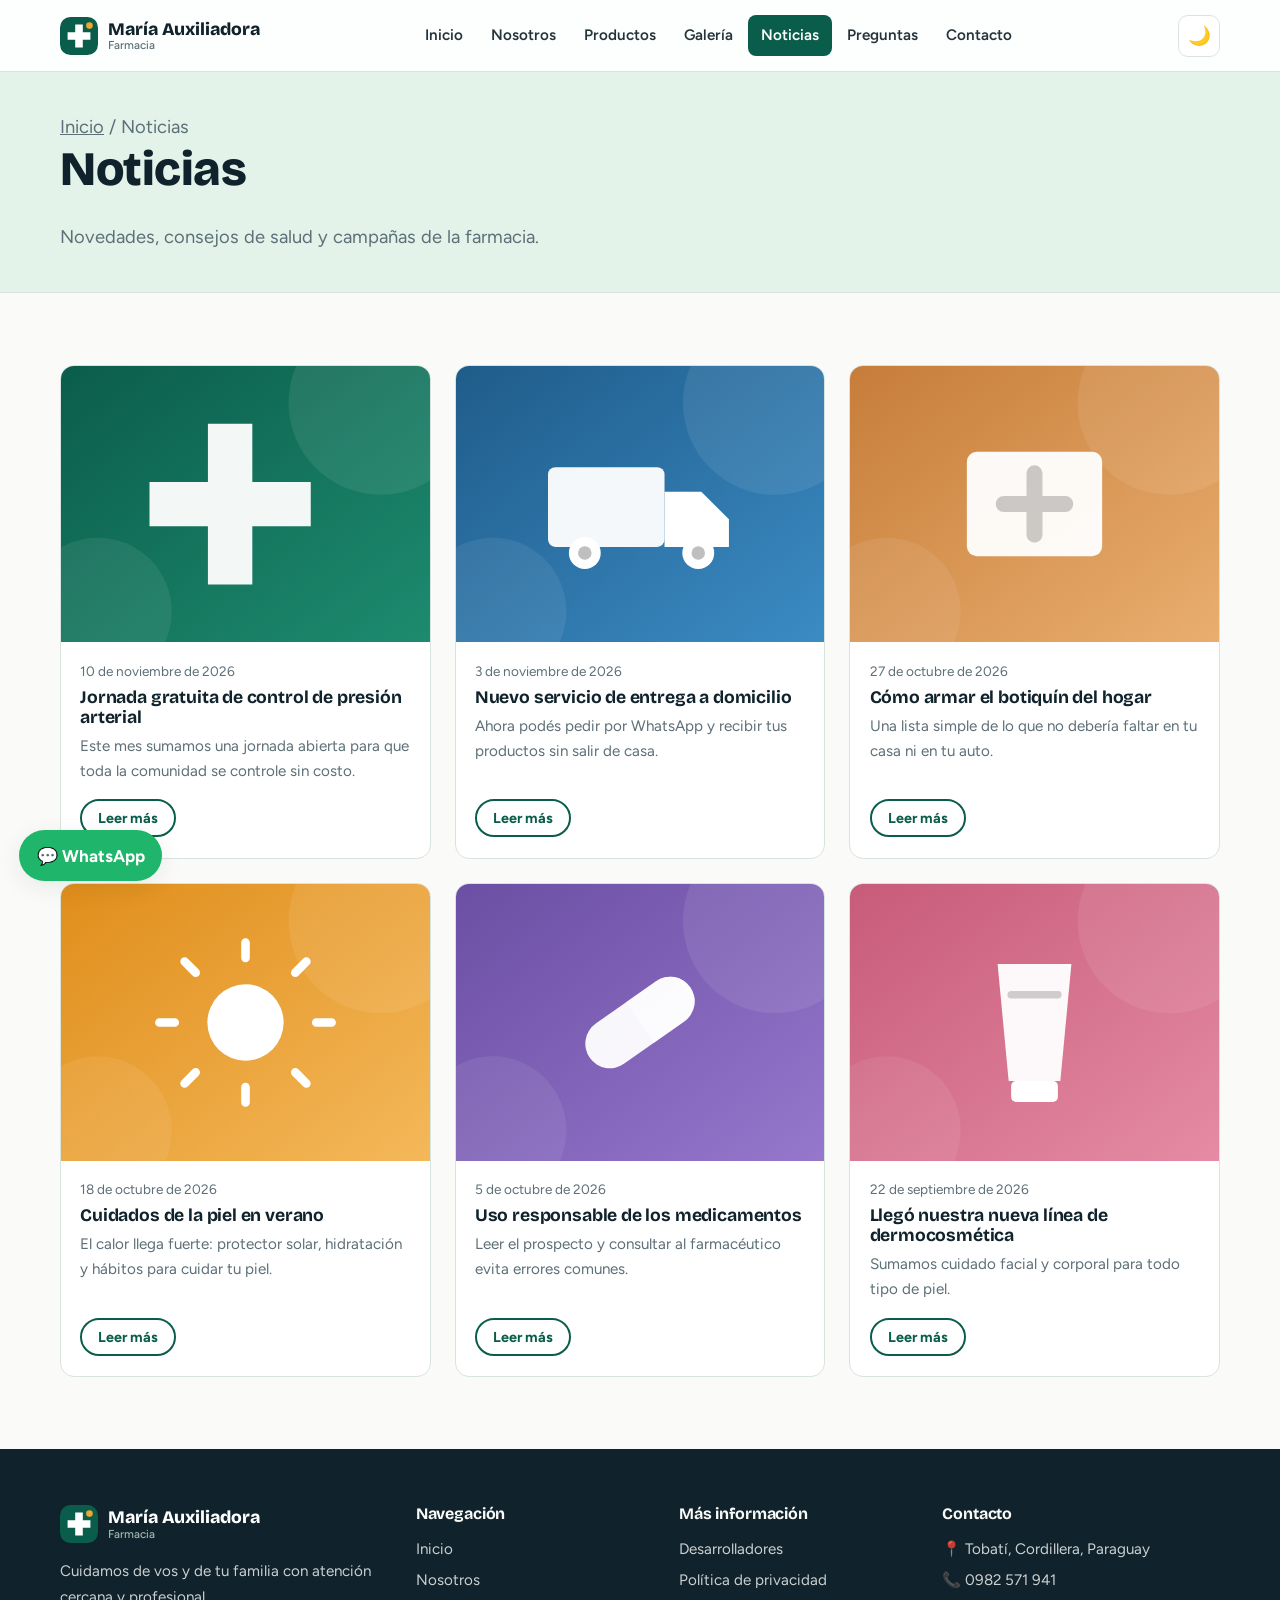
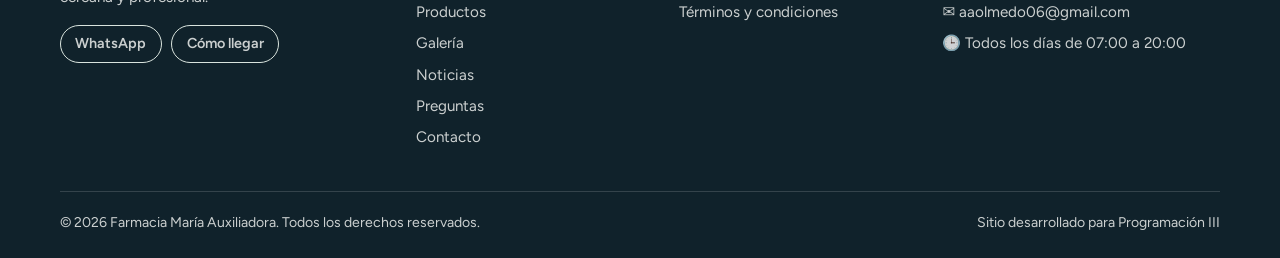
<file: noticias.html>
<!DOCTYPE html>
<html lang="es">
<head>
  <meta charset="UTF-8">
  <meta name="viewport" content="width=device-width, initial-scale=1">
  <title>Noticias | Farmacia María Auxiliadora</title>
  <meta name="description" content="Noticias, consejos y novedades de la Farmacia María Auxiliadora.">
  <link rel="icon" href="data:image/svg+xml,%3Csvg xmlns='http://www.w3.org/2000/svg' viewBox='0 0 40 40'%3E%3Crect width='40' height='40' rx='11' fill='%230b5d4b'/%3E%3Cpath d='M16 8h8v8h8v8h-8v8h-8v-8H8v-8h8z' fill='%23fff'/%3E%3C/svg%3E">
  <link rel="preconnect" href="https://fonts.googleapis.com">
  <link rel="preconnect" href="https://fonts.gstatic.com" crossorigin>
  <link href="https://fonts.googleapis.com/css2?family=Bricolage+Grotesque:opsz,wght@12..96,500;12..96,700;12..96,800&family=Figtree:wght@400;500;600;700&display=swap" rel="stylesheet">
  <!-- Aplica el tema guardado antes de pintar la página (evita parpadeo) -->
  <script>
    try {
      var t = localStorage.getItem("tema") || (matchMedia("(prefers-color-scheme: dark)").matches ? "dark" : "light");
      document.documentElement.dataset.theme = t;
    } catch (e) {}
  </script>
  <link rel="stylesheet" href="css/styles.css">
</head>
<body>
  <a class="saltar" href="#contenido">Saltar al contenido</a>

  <header class="header">
    <div class="contenedor">
      <a class="logo" href="index.html" aria-label="Farmacia María Auxiliadora, ir al inicio"><svg viewBox="0 0 40 40" aria-hidden="true"><rect width="40" height="40" rx="11" fill="#0b5d4b"/><path d="M16 8h8v8h8v8h-8v8h-8v-8H8v-8h8z" fill="#fff"/><circle cx="31" cy="9" r="3.5" fill="#f0a62b"/></svg><span>María Auxiliadora<small>Farmacia</small></span></a>
      <nav class="nav" id="nav" aria-label="Navegación principal"><ul><li><a href="index.html">Inicio</a></li><li><a href="nosotros.html">Nosotros</a></li><li><a href="productos.html">Productos</a></li><li><a href="galeria.html">Galería</a></li><li><a href="noticias.html" aria-current="page">Noticias</a></li><li><a href="faq.html">Preguntas</a></li><li><a href="contacto.html">Contacto</a></li></ul></nav>
      <div class="acciones-header">
        <button class="btn-icono" id="btn-tema" aria-label="Cambiar tema">🌙</button>
        <button class="btn-icono menu-btn" id="btn-menu" aria-label="Abrir menú" aria-expanded="false" aria-controls="nav">☰</button>
      </div>
    </div>
  </header>

  <main id="contenido">
    <section class="page-hero">
      <div class="contenedor">
        <p class="migas"><a href="index.html">Inicio</a> / Noticias</p>
        <h1>Noticias</h1>
        <p>Novedades, consejos de salud y campañas de la farmacia.</p>
      </div>
    </section>

    <section class="seccion">
      <div class="contenedor"><div class="grid-3" id="grid-noticias"></div></div>
    </section>
  </main>

  <footer class="footer">
    <div class="contenedor">
      <div class="footer-grid">
        <div>
          <a class="logo" href="index.html" style="color:#fff"><svg viewBox="0 0 40 40" aria-hidden="true"><rect width="40" height="40" rx="11" fill="#0b5d4b"/><path d="M16 8h8v8h8v8h-8v8h-8v-8H8v-8h8z" fill="#fff"/><circle cx="31" cy="9" r="3.5" fill="#f0a62b"/></svg><span>María Auxiliadora<small style="color:#9fb7ad">Farmacia</small></span></a>
          <p style="margin-top:1rem">Cuidamos de vos y de tu familia con atención cercana y profesional.</p>
          <div class="redes">
            <a data-wa href="#">WhatsApp</a>
            <a data-mapa-link href="#">Cómo llegar</a>
          </div>
        </div>
        <div>
          <h3>Navegación</h3>
          <ul><li><a href="index.html">Inicio</a></li><li><a href="nosotros.html">Nosotros</a></li><li><a href="productos.html">Productos</a></li><li><a href="galeria.html">Galería</a></li><li><a href="noticias.html">Noticias</a></li><li><a href="faq.html">Preguntas</a></li><li><a href="contacto.html">Contacto</a></li></ul>
        </div>
        <div>
          <h3>Más información</h3>
          <ul>
            <li><a href="desarrolladores.html">Desarrolladores</a></li>
            <li><a href="privacidad.html">Política de privacidad</a></li>
            <li><a href="privacidad.html#terminos">Términos y condiciones</a></li>
          </ul>
        </div>
        <div>
          <h3>Contacto</h3>
          <ul>
            <li>📍 <span data-cfg="direccion">Dirección</span></li>
            <li>📞 <a data-tel href="#"><span data-cfg="telefono">Teléfono</span></a></li>
            <li>✉️ <a data-mail href="#"><span data-cfg="email">Correo</span></a></li>
            <li>🕒 <span data-cfg="horarioTexto">Horario</span></li>
          </ul>
        </div>
      </div>
      <div class="footer-final">
        <span>© <span data-anio>2026</span> Farmacia María Auxiliadora. Todos los derechos reservados.</span>
        <span>Sitio desarrollado para Programación III</span>
      </div>
    </div>
  </footer>

  <a class="whatsapp-flotante" data-wa href="#" aria-label="Escribinos por WhatsApp">💬 <span>WhatsApp</span></a>
  <button class="volver-arriba" id="volver-arriba" aria-label="Volver arriba">↑</button>

  <!-- Modal reutilizable (productos, noticias, galería) -->
  <div class="modal-fondo" id="modal">
    <div class="modal" role="dialog" aria-modal="true" aria-label="Información ampliada">
      <button class="btn-icono modal-cerrar" aria-label="Cerrar">✕</button>
      <div id="modal-cuerpo"></div>
    </div>
  </div>

  <script src="js/config.js"></script>
  <script src="js/data.js"></script>
  <script src="js/main.js"></script>
  <script src="js/noticias.js"></script>
</body>
</html>
</file>
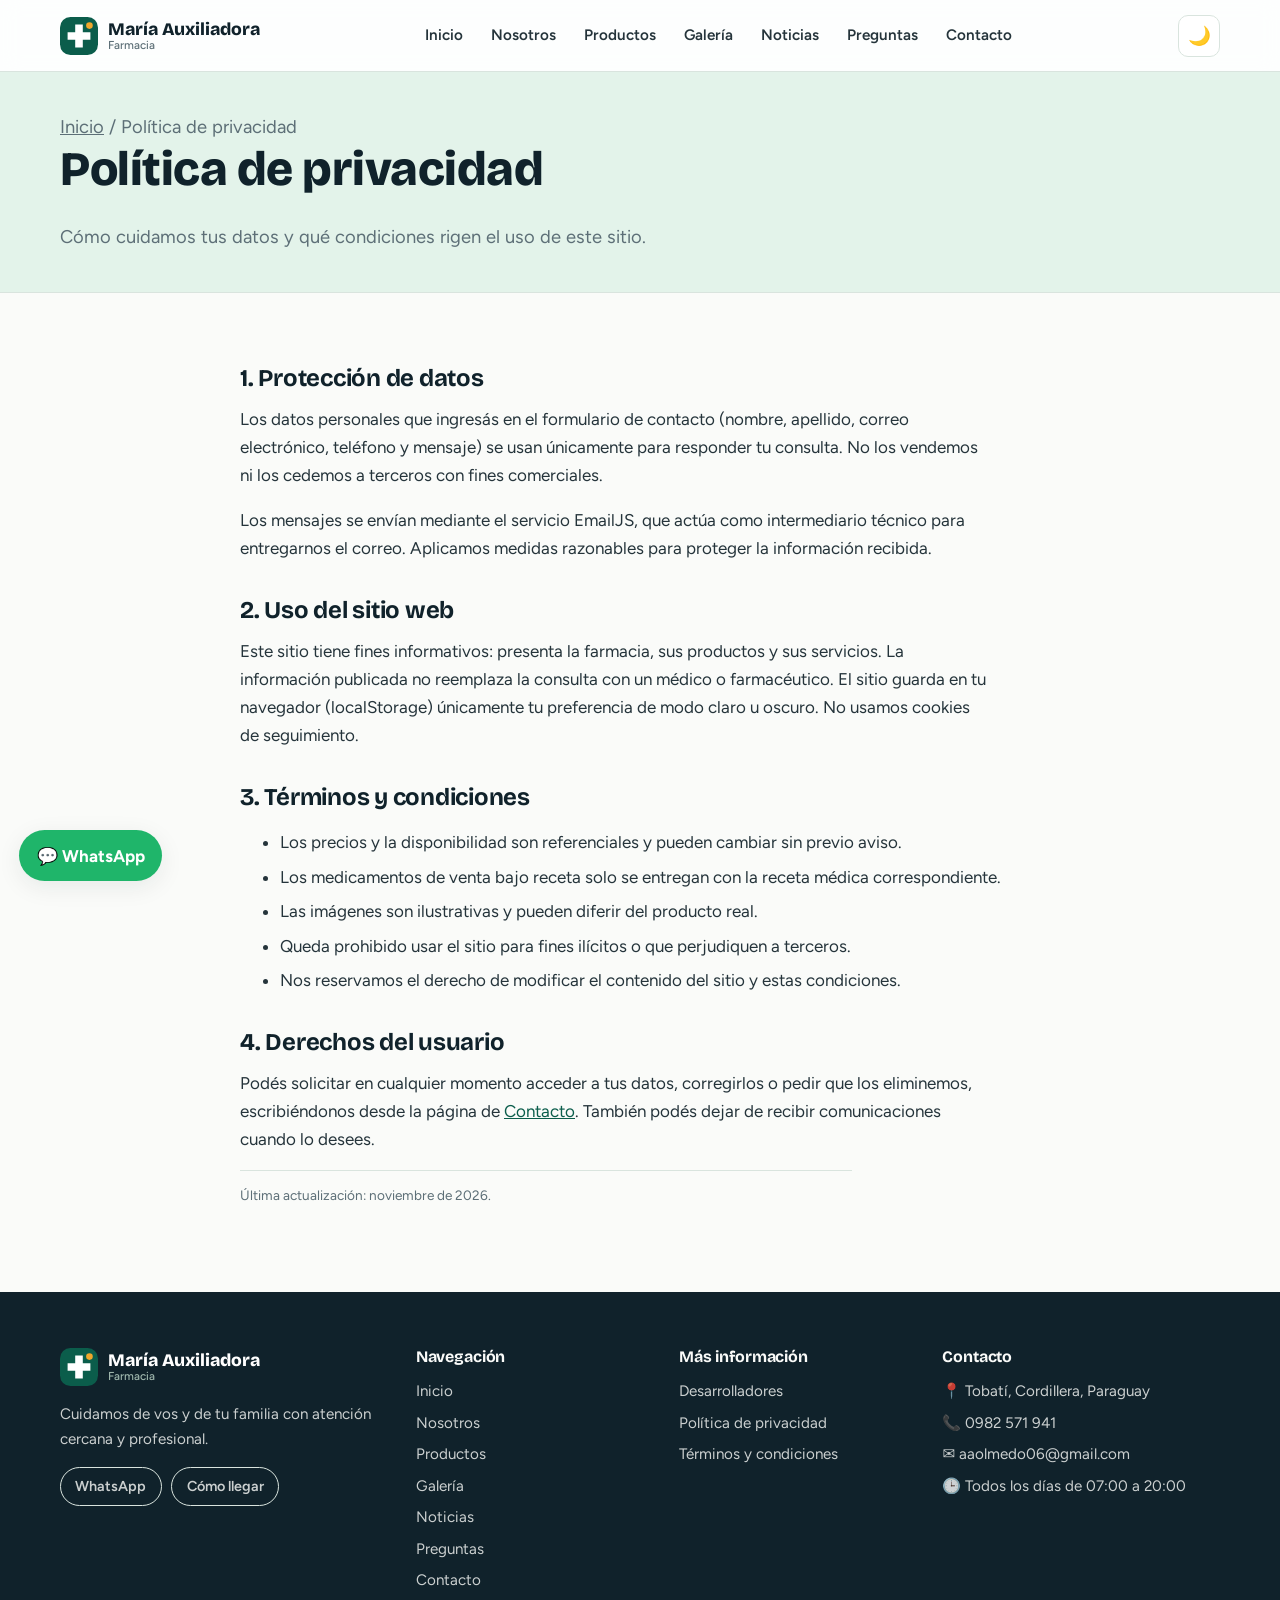
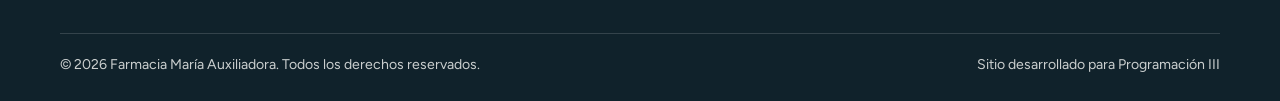
<file: privacidad.html>
<!DOCTYPE html>
<html lang="es">
<head>
  <meta charset="UTF-8">
  <meta name="viewport" content="width=device-width, initial-scale=1">
  <title>Política de privacidad | Farmacia María Auxiliadora</title>
  <meta name="description" content="Política de privacidad, términos y condiciones y derechos del usuario.">
  <link rel="icon" href="data:image/svg+xml,%3Csvg xmlns='http://www.w3.org/2000/svg' viewBox='0 0 40 40'%3E%3Crect width='40' height='40' rx='11' fill='%230b5d4b'/%3E%3Cpath d='M16 8h8v8h8v8h-8v8h-8v-8H8v-8h8z' fill='%23fff'/%3E%3C/svg%3E">
  <link rel="preconnect" href="https://fonts.googleapis.com">
  <link rel="preconnect" href="https://fonts.gstatic.com" crossorigin>
  <link href="https://fonts.googleapis.com/css2?family=Bricolage+Grotesque:opsz,wght@12..96,500;12..96,700;12..96,800&family=Figtree:wght@400;500;600;700&display=swap" rel="stylesheet">
  <!-- Aplica el tema guardado antes de pintar la página (evita parpadeo) -->
  <script>
    try {
      var t = localStorage.getItem("tema") || (matchMedia("(prefers-color-scheme: dark)").matches ? "dark" : "light");
      document.documentElement.dataset.theme = t;
    } catch (e) {}
  </script>
  <link rel="stylesheet" href="css/styles.css">
</head>
<body>
  <a class="saltar" href="#contenido">Saltar al contenido</a>

  <header class="header">
    <div class="contenedor">
      <a class="logo" href="index.html" aria-label="Farmacia María Auxiliadora, ir al inicio"><svg viewBox="0 0 40 40" aria-hidden="true"><rect width="40" height="40" rx="11" fill="#0b5d4b"/><path d="M16 8h8v8h8v8h-8v8h-8v-8H8v-8h8z" fill="#fff"/><circle cx="31" cy="9" r="3.5" fill="#f0a62b"/></svg><span>María Auxiliadora<small>Farmacia</small></span></a>
      <nav class="nav" id="nav" aria-label="Navegación principal"><ul><li><a href="index.html">Inicio</a></li><li><a href="nosotros.html">Nosotros</a></li><li><a href="productos.html">Productos</a></li><li><a href="galeria.html">Galería</a></li><li><a href="noticias.html">Noticias</a></li><li><a href="faq.html">Preguntas</a></li><li><a href="contacto.html">Contacto</a></li></ul></nav>
      <div class="acciones-header">
        <button class="btn-icono" id="btn-tema" aria-label="Cambiar tema">🌙</button>
        <button class="btn-icono menu-btn" id="btn-menu" aria-label="Abrir menú" aria-expanded="false" aria-controls="nav">☰</button>
      </div>
    </div>
  </header>

  <main id="contenido">
    <section class="page-hero">
      <div class="contenedor">
        <p class="migas"><a href="index.html">Inicio</a> / Política de privacidad</p>
        <h1>Política de privacidad</h1>
        <p>Cómo cuidamos tus datos y qué condiciones rigen el uso de este sitio.</p>
      </div>
    </section>

    <section class="seccion">
      <div class="contenedor legal">
        <h2 id="datos" style="margin-top:0">1. Protección de datos</h2>
        <p>Los datos personales que ingresás en el formulario de contacto (nombre, apellido, correo electrónico, teléfono y mensaje) se usan únicamente para responder tu consulta. No los vendemos ni los cedemos a terceros con fines comerciales.</p>
        <p>Los mensajes se envían mediante el servicio EmailJS, que actúa como intermediario técnico para entregarnos el correo. Aplicamos medidas razonables para proteger la información recibida.</p>

        <h2 id="uso">2. Uso del sitio web</h2>
        <p>Este sitio tiene fines informativos: presenta la farmacia, sus productos y sus servicios. La información publicada no reemplaza la consulta con un médico o farmacéutico. El sitio guarda en tu navegador (localStorage) únicamente tu preferencia de modo claro u oscuro. No usamos cookies de seguimiento.</p>

        <h2 id="terminos">3. Términos y condiciones</h2>
        <ul>
          <li>Los precios y la disponibilidad son referenciales y pueden cambiar sin previo aviso.</li>
          <li>Los medicamentos de venta bajo receta solo se entregan con la receta médica correspondiente.</li>
          <li>Las imágenes son ilustrativas y pueden diferir del producto real.</li>
          <li>Queda prohibido usar el sitio para fines ilícitos o que perjudiquen a terceros.</li>
          <li>Nos reservamos el derecho de modificar el contenido del sitio y estas condiciones.</li>
        </ul>

        <h2 id="derechos">4. Derechos del usuario</h2>
        <p>Podés solicitar en cualquier momento acceder a tus datos, corregirlos o pedir que los eliminemos, escribiéndonos desde la página de <a href="contacto.html">Contacto</a>. También podés dejar de recibir comunicaciones cuando lo desees.</p>

        <p class="nota-legal">Última actualización: noviembre de 2026.</p>
      </div>
    </section>
  </main>

  <footer class="footer">
    <div class="contenedor">
      <div class="footer-grid">
        <div>
          <a class="logo" href="index.html" style="color:#fff"><svg viewBox="0 0 40 40" aria-hidden="true"><rect width="40" height="40" rx="11" fill="#0b5d4b"/><path d="M16 8h8v8h8v8h-8v8h-8v-8H8v-8h8z" fill="#fff"/><circle cx="31" cy="9" r="3.5" fill="#f0a62b"/></svg><span>María Auxiliadora<small style="color:#9fb7ad">Farmacia</small></span></a>
          <p style="margin-top:1rem">Cuidamos de vos y de tu familia con atención cercana y profesional.</p>
          <div class="redes">
            <a data-wa href="#">WhatsApp</a>
            <a data-mapa-link href="#">Cómo llegar</a>
          </div>
        </div>
        <div>
          <h3>Navegación</h3>
          <ul><li><a href="index.html">Inicio</a></li><li><a href="nosotros.html">Nosotros</a></li><li><a href="productos.html">Productos</a></li><li><a href="galeria.html">Galería</a></li><li><a href="noticias.html">Noticias</a></li><li><a href="faq.html">Preguntas</a></li><li><a href="contacto.html">Contacto</a></li></ul>
        </div>
        <div>
          <h3>Más información</h3>
          <ul>
            <li><a href="desarrolladores.html">Desarrolladores</a></li>
            <li><a href="privacidad.html">Política de privacidad</a></li>
            <li><a href="privacidad.html#terminos">Términos y condiciones</a></li>
          </ul>
        </div>
        <div>
          <h3>Contacto</h3>
          <ul>
            <li>📍 <span data-cfg="direccion">Dirección</span></li>
            <li>📞 <a data-tel href="#"><span data-cfg="telefono">Teléfono</span></a></li>
            <li>✉️ <a data-mail href="#"><span data-cfg="email">Correo</span></a></li>
            <li>🕒 <span data-cfg="horarioTexto">Horario</span></li>
          </ul>
        </div>
      </div>
      <div class="footer-final">
        <span>© <span data-anio>2026</span> Farmacia María Auxiliadora. Todos los derechos reservados.</span>
        <span>Sitio desarrollado para Programación III</span>
      </div>
    </div>
  </footer>

  <a class="whatsapp-flotante" data-wa href="#" aria-label="Escribinos por WhatsApp">💬 <span>WhatsApp</span></a>
  <button class="volver-arriba" id="volver-arriba" aria-label="Volver arriba">↑</button>

  <!-- Modal reutilizable (productos, noticias, galería) -->
  <div class="modal-fondo" id="modal">
    <div class="modal" role="dialog" aria-modal="true" aria-label="Información ampliada">
      <button class="btn-icono modal-cerrar" aria-label="Cerrar">✕</button>
      <div id="modal-cuerpo"></div>
    </div>
  </div>

  <script src="js/config.js"></script>
  <script src="js/data.js"></script>
  <script src="js/main.js"></script>
  
</body>
</html>
</file>
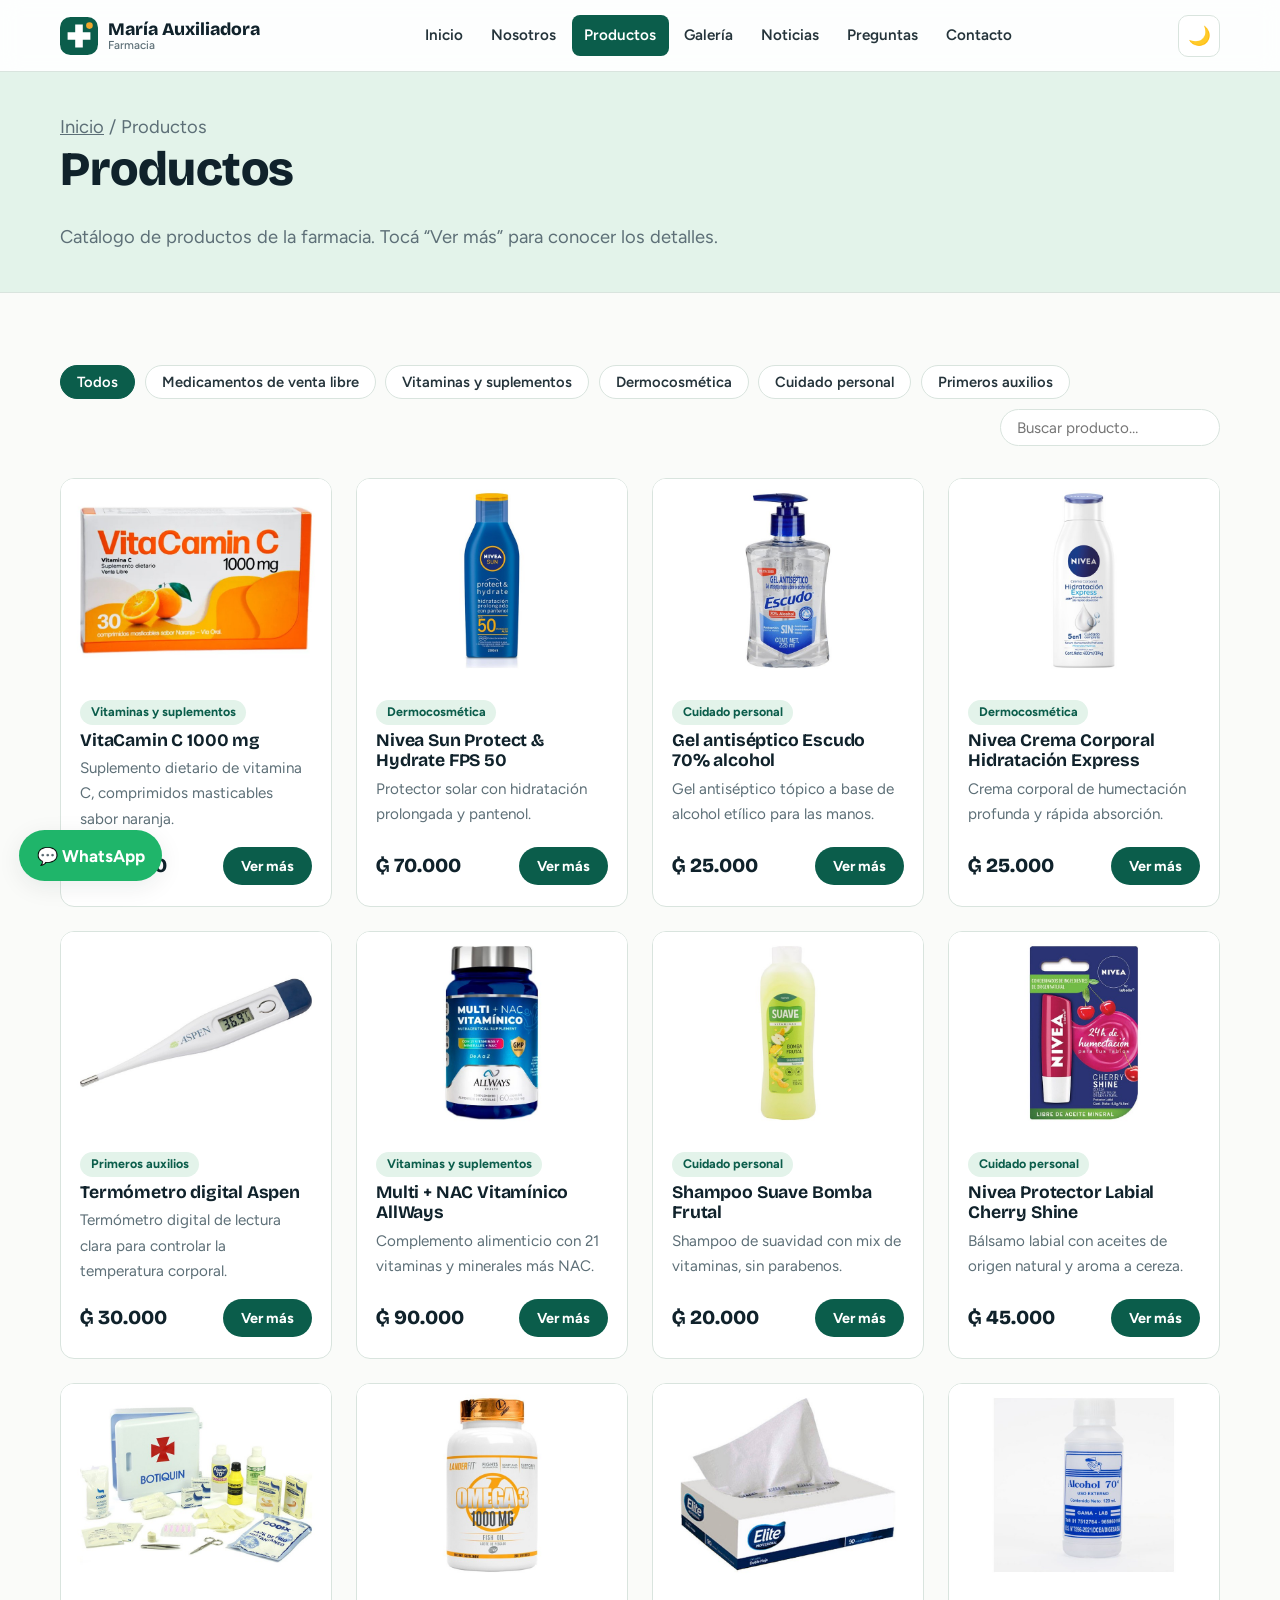
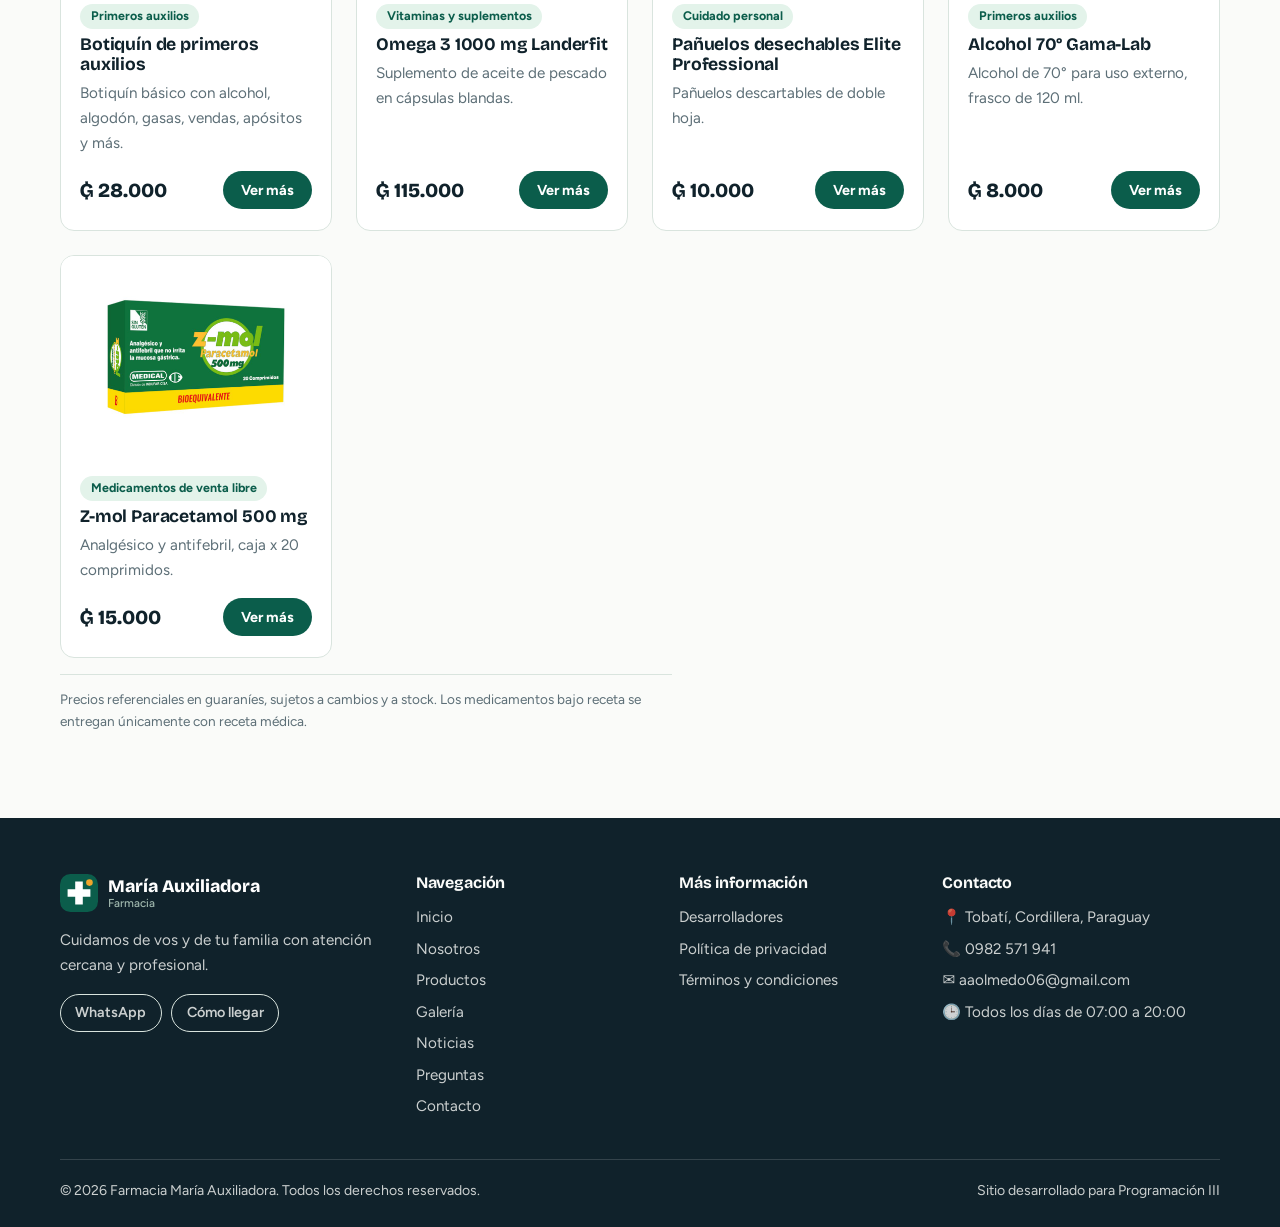
<file: productos.html>
<!DOCTYPE html>
<html lang="es">
<head>
  <meta charset="UTF-8">
  <meta name="viewport" content="width=device-width, initial-scale=1">
  <title>Productos | Farmacia María Auxiliadora</title>
  <meta name="description" content="Catálogo de medicamentos de venta libre, vitaminas, dermocosmética y más.">
  <link rel="icon" href="data:image/svg+xml,%3Csvg xmlns='http://www.w3.org/2000/svg' viewBox='0 0 40 40'%3E%3Crect width='40' height='40' rx='11' fill='%230b5d4b'/%3E%3Cpath d='M16 8h8v8h8v8h-8v8h-8v-8H8v-8h8z' fill='%23fff'/%3E%3C/svg%3E">
  <link rel="preconnect" href="https://fonts.googleapis.com">
  <link rel="preconnect" href="https://fonts.gstatic.com" crossorigin>
  <link href="https://fonts.googleapis.com/css2?family=Bricolage+Grotesque:opsz,wght@12..96,500;12..96,700;12..96,800&family=Figtree:wght@400;500;600;700&display=swap" rel="stylesheet">
  <!-- Aplica el tema guardado antes de pintar la página (evita parpadeo) -->
  <script>
    try {
      var t = localStorage.getItem("tema") || (matchMedia("(prefers-color-scheme: dark)").matches ? "dark" : "light");
      document.documentElement.dataset.theme = t;
    } catch (e) {}
  </script>
  <link rel="stylesheet" href="css/styles.css">
</head>
<body>
  <a class="saltar" href="#contenido">Saltar al contenido</a>

  <header class="header">
    <div class="contenedor">
      <a class="logo" href="index.html" aria-label="Farmacia María Auxiliadora, ir al inicio"><svg viewBox="0 0 40 40" aria-hidden="true"><rect width="40" height="40" rx="11" fill="#0b5d4b"/><path d="M16 8h8v8h8v8h-8v8h-8v-8H8v-8h8z" fill="#fff"/><circle cx="31" cy="9" r="3.5" fill="#f0a62b"/></svg><span>María Auxiliadora<small>Farmacia</small></span></a>
      <nav class="nav" id="nav" aria-label="Navegación principal"><ul><li><a href="index.html">Inicio</a></li><li><a href="nosotros.html">Nosotros</a></li><li><a href="productos.html" aria-current="page">Productos</a></li><li><a href="galeria.html">Galería</a></li><li><a href="noticias.html">Noticias</a></li><li><a href="faq.html">Preguntas</a></li><li><a href="contacto.html">Contacto</a></li></ul></nav>
      <div class="acciones-header">
        <button class="btn-icono" id="btn-tema" aria-label="Cambiar tema">🌙</button>
        <button class="btn-icono menu-btn" id="btn-menu" aria-label="Abrir menú" aria-expanded="false" aria-controls="nav">☰</button>
      </div>
    </div>
  </header>

  <main id="contenido">
    <section class="page-hero">
      <div class="contenedor">
        <p class="migas"><a href="index.html">Inicio</a> / Productos</p>
        <h1>Productos</h1>
        <p>Catálogo de productos de la farmacia. Tocá “Ver más” para conocer los detalles.</p>
      </div>
    </section>

    <section class="seccion">
      <div class="contenedor">
        <div class="barra-filtros">
          <div id="filtros" style="display:contents"></div>
          <label class="solo-lectores" for="buscador">Buscar producto</label>
          <input class="buscador" id="buscador" type="search" placeholder="Buscar producto…">
        </div>
        <div class="grid-4" id="grid-productos"></div>
        <p class="nota-legal">Precios referenciales en guaraníes, sujetos a cambios y a stock. Los medicamentos bajo receta se entregan únicamente con receta médica.</p>
      </div>
    </section>
  </main>

  <footer class="footer">
    <div class="contenedor">
      <div class="footer-grid">
        <div>
          <a class="logo" href="index.html" style="color:#fff"><svg viewBox="0 0 40 40" aria-hidden="true"><rect width="40" height="40" rx="11" fill="#0b5d4b"/><path d="M16 8h8v8h8v8h-8v8h-8v-8H8v-8h8z" fill="#fff"/><circle cx="31" cy="9" r="3.5" fill="#f0a62b"/></svg><span>María Auxiliadora<small style="color:#9fb7ad">Farmacia</small></span></a>
          <p style="margin-top:1rem">Cuidamos de vos y de tu familia con atención cercana y profesional.</p>
          <div class="redes">
            <a data-wa href="#">WhatsApp</a>
            <a data-mapa-link href="#">Cómo llegar</a>
          </div>
        </div>
        <div>
          <h3>Navegación</h3>
          <ul><li><a href="index.html">Inicio</a></li><li><a href="nosotros.html">Nosotros</a></li><li><a href="productos.html">Productos</a></li><li><a href="galeria.html">Galería</a></li><li><a href="noticias.html">Noticias</a></li><li><a href="faq.html">Preguntas</a></li><li><a href="contacto.html">Contacto</a></li></ul>
        </div>
        <div>
          <h3>Más información</h3>
          <ul>
            <li><a href="desarrolladores.html">Desarrolladores</a></li>
            <li><a href="privacidad.html">Política de privacidad</a></li>
            <li><a href="privacidad.html#terminos">Términos y condiciones</a></li>
          </ul>
        </div>
        <div>
          <h3>Contacto</h3>
          <ul>
            <li>📍 <span data-cfg="direccion">Dirección</span></li>
            <li>📞 <a data-tel href="#"><span data-cfg="telefono">Teléfono</span></a></li>
            <li>✉️ <a data-mail href="#"><span data-cfg="email">Correo</span></a></li>
            <li>🕒 <span data-cfg="horarioTexto">Horario</span></li>
          </ul>
        </div>
      </div>
      <div class="footer-final">
        <span>© <span data-anio>2026</span> Farmacia María Auxiliadora. Todos los derechos reservados.</span>
        <span>Sitio desarrollado para Programación III</span>
      </div>
    </div>
  </footer>

  <a class="whatsapp-flotante" data-wa href="#" aria-label="Escribinos por WhatsApp">💬 <span>WhatsApp</span></a>
  <button class="volver-arriba" id="volver-arriba" aria-label="Volver arriba">↑</button>

  <!-- Modal reutilizable (productos, noticias, galería) -->
  <div class="modal-fondo" id="modal">
    <div class="modal" role="dialog" aria-modal="true" aria-label="Información ampliada">
      <button class="btn-icono modal-cerrar" aria-label="Cerrar">✕</button>
      <div id="modal-cuerpo"></div>
    </div>
  </div>

  <script src="js/config.js"></script>
  <script src="js/data.js"></script>
  <script src="js/main.js"></script>
  <script src="js/productos.js"></script>
</body>
</html>
</file>
<file: css/styles.css>
/* ==========================================================
   Farmacia María Auxiliadora - Hoja de estilos principal
   Índice: 1 Variables · 2 Base · 3 Header · 4 Botones · 5 Hero
   6 Secciones · 7 Tarjetas · 8 Modal · 9 Galería · 10 FAQ
   11 Formulario · 12 Footer · 13 Utilidades · 14 Responsive
   ========================================================== */

/* 1. VARIABLES (tema claro por defecto) */
:root {
  --verde: #0b5d4b;
  --verde-claro: #1d8b6f;
  --menta: #e3f3ea;
  --ambar: #f0a62b;
  --tinta: #10222b;
  --texto: #25343b;
  --suave: #5d6f77;
  --fondo: #fafbf9;
  --superficie: #ffffff;
  --borde: #d9e4de;
  --sombra: 0 6px 24px rgba(16, 34, 43, .08);
  --radio: 14px;
  --alto-header: 72px;
  color-scheme: light;
}
:root[data-theme="dark"] {
  --verde: #4cc4a0;
  --verde-claro: #6fd6b6;
  --menta: #14312b;
  --ambar: #f5b950;
  --tinta: #eaf3ef;
  --texto: #cfdcd6;
  --suave: #93a69e;
  --fondo: #0c1815;
  --superficie: #13231f;
  --borde: #25403a;
  --sombra: 0 6px 24px rgba(0, 0, 0, .4);
  color-scheme: dark;
}

/* 2. BASE */
*, *::before, *::after { box-sizing: border-box; }
html { scroll-behavior: smooth; scroll-padding-top: var(--alto-header); }
body {
  margin: 0;
  font-family: "Figtree", system-ui, -apple-system, "Segoe UI", sans-serif;
  font-size: 1.0625rem;
  line-height: 1.65;
  color: var(--texto);
  background: var(--fondo);
  transition: background .3s, color .3s;
}
img { max-width: 100%; height: auto; display: block; }
h1, h2, h3, h4 {
  font-family: "Bricolage Grotesque", "Figtree", system-ui, sans-serif;
  color: var(--tinta);
  line-height: 1.15;
  margin: 0 0 .5em;
  letter-spacing: -.01em;
}
h1 { font-size: clamp(2.3rem, 5.5vw, 4rem); font-weight: 800; }
h2 { font-size: clamp(1.7rem, 3.4vw, 2.5rem); font-weight: 700; }
h3 { font-size: 1.25rem; font-weight: 700; }
p { margin: 0 0 1em; max-width: 68ch; }
a { color: var(--verde); }
:focus-visible { outline: 3px solid var(--ambar); outline-offset: 2px; border-radius: 4px; }
.contenedor { width: min(1160px, 92%); margin-inline: auto; }
.solo-lectores { position: absolute; width: 1px; height: 1px; overflow: hidden; clip: rect(0 0 0 0); white-space: nowrap; }
.saltar { position: absolute; left: -999px; top: 8px; background: var(--ambar); color: #000; padding: .5rem 1rem; z-index: 200; border-radius: 6px; }
.saltar:focus { left: 8px; }

/* 3. HEADER FIJO */
.header {
  position: fixed; inset: 0 0 auto 0; height: var(--alto-header); z-index: 100;
  background: color-mix(in srgb, var(--superficie) 92%, transparent);
  backdrop-filter: blur(10px);
  border-bottom: 1px solid var(--borde);
}
.header .contenedor { height: 100%; display: flex; align-items: center; justify-content: space-between; gap: 1rem; }
.logo { display: flex; align-items: center; gap: .6rem; text-decoration: none; color: var(--tinta); font-family: "Bricolage Grotesque", sans-serif; font-weight: 800; font-size: 1.1rem; line-height: 1.1; }
.logo svg { width: 38px; height: 38px; flex: none; }
.logo small { display: block; font-family: "Figtree", sans-serif; font-weight: 500; font-size: .72rem; color: var(--suave); }
.nav ul { list-style: none; display: flex; gap: .15rem; margin: 0; padding: 0; }
.nav a { display: block; padding: .5rem .8rem; border-radius: 8px; text-decoration: none; color: var(--texto); font-weight: 600; font-size: .95rem; transition: background .2s, color .2s; }
.nav a:hover { background: var(--menta); color: var(--verde); }
.nav a[aria-current="page"] { background: var(--verde); color: #fff; }
:root[data-theme="dark"] .nav a[aria-current="page"] { color: #07231c; }
.acciones-header { display: flex; align-items: center; gap: .4rem; }
.btn-icono { width: 42px; height: 42px; border-radius: 10px; border: 1px solid var(--borde); background: var(--superficie); color: var(--tinta); cursor: pointer; display: grid; place-items: center; font-size: 1.15rem; transition: transform .2s, background .2s; }
.btn-icono:hover { background: var(--menta); transform: rotate(12deg); }
.menu-btn { display: none; }

/* 4. BOTONES */
.btn { display: inline-flex; align-items: center; gap: .5rem; padding: .85rem 1.5rem; border-radius: 999px; font-weight: 700; font-size: 1rem; text-decoration: none; border: 2px solid transparent; cursor: pointer; font-family: inherit; transition: transform .2s, box-shadow .2s, background .2s; }
.btn:hover { transform: translateY(-2px); box-shadow: var(--sombra); }
.btn-primario { background: var(--ambar); color: #231600; }
.btn-secundario { background: transparent; color: var(--verde); border-color: var(--verde); }
.btn-oscuro { background: var(--verde); color: #fff; }
:root[data-theme="dark"] .btn-oscuro { color: #07231c; }
.btn-chico { padding: .5rem 1rem; font-size: .9rem; }

/* 5. HERO */
.hero { background: var(--verde); color: #fff; padding: calc(var(--alto-header) + 3rem) 0 4rem; position: relative; overflow: hidden; }
:root[data-theme="dark"] .hero { background: #0d3d33; }
.hero-grid { display: grid; grid-template-columns: 1.05fr .95fr; gap: 3rem; align-items: center; }
.hero h1 { color: #fff; }
.hero p { color: #d8efe6; font-size: 1.2rem; }
.hero .eslogan { font-size: 1.35rem; font-weight: 600; color: #fff; }
.hero-botones { display: flex; flex-wrap: wrap; gap: .8rem; margin-top: 1.5rem; }
.hero .btn-secundario { color: #fff; border-color: rgba(255, 255, 255, .6); }
.hero .btn-secundario:hover { background: rgba(255, 255, 255, .12); }
.hero-imagen { position: relative; }
.hero-imagen img { width: 100%; aspect-ratio: 9 / 7; object-fit: cover; border-radius: 28px; box-shadow: 0 24px 60px rgba(0, 0, 0, .3); animation: flotar 6s ease-in-out infinite; }
.estado-abierto { position: absolute; left: -14px; bottom: 28px; background: var(--superficie); color: var(--tinta); padding: .7rem 1.1rem; border-radius: 14px; box-shadow: var(--sombra); display: flex; align-items: center; gap: .6rem; font-weight: 700; }
.estado-abierto small { display: block; font-weight: 500; color: var(--suave); font-size: .8rem; }
.punto { width: 12px; height: 12px; border-radius: 50%; background: #9aa7a1; flex: none; }
.punto.abierto { background: #1fb56a; animation: pulso 1.8s infinite; }
.punto.cerrado { background: #d4584a; }
@keyframes flotar { 0%, 100% { transform: translateY(0); } 50% { transform: translateY(-12px); } }
@keyframes pulso { 0% { box-shadow: 0 0 0 0 rgba(31, 181, 106, .6); } 70% { box-shadow: 0 0 0 12px rgba(31, 181, 106, 0); } 100% { box-shadow: 0 0 0 0 rgba(31, 181, 106, 0); } }
.hero-texto > * { animation: entrada .7s both; }
.hero-texto > *:nth-child(2) { animation-delay: .12s; }
.hero-texto > *:nth-child(3) { animation-delay: .24s; }
.hero-texto > *:nth-child(4) { animation-delay: .36s; }
@keyframes entrada { from { opacity: 0; transform: translateY(24px); } to { opacity: 1; transform: none; } }

/* Cabecera de páginas internas */
.page-hero { background: var(--menta); padding: calc(var(--alto-header) + 2.5rem) 0 2.5rem; border-bottom: 1px solid var(--borde); }
.page-hero p { color: var(--suave); font-size: 1.15rem; margin: 0; }
.page-hero h1 { font-size: clamp(2rem, 4.5vw, 3rem); }
.migas { font-size: .9rem; color: var(--suave); margin-bottom: .8rem; }
.migas a { color: var(--suave); }

/* 6. SECCIONES */
.seccion { padding: 4.5rem 0; }
.seccion.alt { background: var(--menta); }
.encabezado-seccion { margin-bottom: 2.2rem; max-width: 640px; }
.encabezado-seccion p { color: var(--suave); }
.grid-2 { display: grid; grid-template-columns: 1fr 1fr; gap: 3rem; align-items: center; }
.grid-3 { display: grid; grid-template-columns: repeat(3, 1fr); gap: 1.5rem; }
.grid-4 { display: grid; grid-template-columns: repeat(4, 1fr); gap: 1.5rem; }
.imagen-redonda { border-radius: 24px; box-shadow: var(--sombra); width: 100%; }
.contadores { display: grid; grid-template-columns: repeat(3, 1fr); gap: 1rem; margin-top: 1.5rem; }
.contador strong { display: block; font-family: "Bricolage Grotesque", sans-serif; font-size: 2.2rem; color: var(--verde); line-height: 1; }
.contador span { color: var(--suave); font-size: .92rem; }
.beneficio { display: flex; gap: 1rem; align-items: flex-start; }
.beneficio .ico { flex: none; width: 52px; height: 52px; border-radius: 14px; background: var(--verde); color: #fff; display: grid; place-items: center; font-size: 1.5rem; }
:root[data-theme="dark"] .beneficio .ico { color: #07231c; }
.beneficio h3 { margin-bottom: .25rem; font-size: 1.1rem; }
.beneficio p { margin: 0; color: var(--suave); font-size: .97rem; }

/* Testimonios */
.testimonios { position: relative; max-width: 760px; margin-inline: auto; }
.testi { display: none; background: var(--superficie); border: 1px solid var(--borde); border-radius: 20px; padding: 2rem; box-shadow: var(--sombra); animation: entrada .5s; }
.testi.activo { display: block; }
.testi blockquote { margin: 0 0 1rem; font-size: 1.2rem; font-weight: 500; color: var(--tinta); }
.testi footer { display: flex; align-items: center; gap: .8rem; }
.testi .avatar { width: 46px; height: 46px; border-radius: 50%; background: var(--verde); color: #fff; display: grid; place-items: center; font-weight: 800; }
:root[data-theme="dark"] .testi .avatar { color: #07231c; }
.estrellas { color: var(--ambar); letter-spacing: 2px; }
.puntos { display: flex; gap: .5rem; justify-content: center; margin-top: 1.2rem; }
.puntos button { width: 12px; height: 12px; border-radius: 50%; border: 0; background: var(--borde); cursor: pointer; padding: 0; transition: width .3s, background .3s; }
.puntos button.activo { background: var(--verde); width: 32px; border-radius: 8px; }

/* Banda de llamada a la acción */
.banda { background: var(--tinta); color: var(--fondo); border-radius: 24px; padding: 2.5rem; display: flex; justify-content: space-between; align-items: center; gap: 1.5rem; flex-wrap: wrap; }
.banda h2 { color: var(--fondo); margin: 0 0 .3rem; font-size: 1.8rem; }
.banda p { margin: 0; color: color-mix(in srgb, var(--fondo) 75%, transparent); }

/* Línea de tiempo */
.timeline { list-style: none; margin: 0; padding: 0 0 0 1.6rem; border-left: 3px solid var(--verde); }
.timeline li { position: relative; padding: 0 0 1.8rem 1.2rem; }
.timeline li::before { content: ""; position: absolute; left: -2.1rem; top: .35rem; width: 18px; height: 18px; border-radius: 50%; background: var(--ambar); border: 3px solid var(--fondo); }
.timeline strong { font-family: "Bricolage Grotesque", sans-serif; color: var(--verde); font-size: 1.2rem; }
.timeline p { margin: .15rem 0 0; }

/* Organigrama */
.organigrama { display: flex; flex-direction: column; align-items: center; gap: 1.5rem; }
.org-fila { display: flex; gap: 1.2rem; justify-content: center; flex-wrap: wrap; position: relative; }
.org-nodo { background: var(--superficie); border: 1px solid var(--borde); border-radius: var(--radio); padding: 1rem; width: 200px; text-align: center; box-shadow: var(--sombra); }
.org-nodo img { width: 84px; height: 84px; border-radius: 50%; margin: 0 auto .6rem; object-fit: cover; }
.org-nodo h3 { font-size: 1rem; margin: 0; }
.org-nodo p { margin: 0; font-size: .88rem; color: var(--suave); }
.org-linea { width: 3px; height: 24px; background: var(--verde); }

/* 7. TARJETAS */
.tarjeta { background: var(--superficie); border: 1px solid var(--borde); border-radius: var(--radio); overflow: hidden; display: flex; flex-direction: column; transition: transform .25s, box-shadow .25s; }
.tarjeta:hover { transform: translateY(-5px); box-shadow: var(--sombra); }
.tarjeta img { width: 100%; aspect-ratio: 4 / 3; object-fit: cover; }
.tarjeta-cuerpo { padding: 1.1rem 1.2rem 1.3rem; display: flex; flex-direction: column; gap: .35rem; flex: 1; }
.tarjeta-cuerpo h3 { margin: 0; font-size: 1.1rem; }
.tarjeta-cuerpo p { margin: 0; font-size: .95rem; color: var(--suave); flex: 1; }
.etiqueta { align-self: flex-start; background: var(--menta); color: var(--verde); font-size: .78rem; font-weight: 700; padding: .15rem .65rem; border-radius: 999px; }
.precio { font-family: "Bricolage Grotesque", sans-serif; font-weight: 800; font-size: 1.25rem; color: var(--tinta); }
.tarjeta-pie { display: flex; justify-content: space-between; align-items: center; margin-top: .6rem; }
.fecha { font-size: .85rem; color: var(--suave); }

.tarjeta img.foto-producto, .modal-contenido > img.foto-producto { background: #fff; object-fit: contain; }

/* Filtros */
.barra-filtros { display: flex; flex-wrap: wrap; gap: .6rem; align-items: center; margin-bottom: 2rem; }
.chip { border: 1px solid var(--borde); background: var(--superficie); color: var(--texto); padding: .45rem 1rem; border-radius: 999px; cursor: pointer; font-family: inherit; font-weight: 600; font-size: .92rem; transition: background .2s, color .2s; }
.chip:hover { background: var(--menta); }
.chip.activo { background: var(--verde); color: #fff; border-color: var(--verde); }
:root[data-theme="dark"] .chip.activo { color: #07231c; }
.buscador { margin-left: auto; padding: .55rem 1rem; border-radius: 999px; border: 1px solid var(--borde); background: var(--superficie); color: var(--texto); font-family: inherit; font-size: .95rem; min-width: 220px; }
.vacio { padding: 2rem; text-align: center; color: var(--suave); grid-column: 1 / -1; }

/* 8. MODAL */
.modal-fondo { position: fixed; inset: 0; background: rgba(8, 20, 17, .75); z-index: 300; display: none; align-items: center; justify-content: center; padding: 1rem; }
.modal-fondo.abierto { display: flex; animation: aparecer .25s; }
.modal { background: var(--superficie); color: var(--texto); border-radius: 20px; width: min(760px, 100%); max-height: 92vh; overflow: auto; position: relative; animation: subir .3s; }
.modal-cerrar { position: absolute; top: .7rem; right: .7rem; z-index: 2; background: var(--superficie); }
.modal-contenido { display: grid; grid-template-columns: 1fr 1fr; }
.modal-contenido > img { width: 100%; height: 100%; object-fit: cover; min-height: 280px; }
.modal-texto { padding: 2rem 1.8rem; }
.modal-texto h2 { font-size: 1.6rem; margin-top: .6rem; }
.modal-texto ul { padding-left: 1.2rem; color: var(--suave); }
.modal-noticia { display: block; }
.modal-noticia > img { aspect-ratio: 16 / 7; min-height: 0; height: auto; }
.nota-legal { font-size: .85rem; color: var(--suave); border-top: 1px solid var(--borde); padding-top: .8rem; margin-top: 1rem; }
@keyframes aparecer { from { opacity: 0; } to { opacity: 1; } }
@keyframes subir { from { opacity: 0; transform: translateY(30px) scale(.97); } to { opacity: 1; transform: none; } }

/* 9. GALERÍA */
.galeria { display: grid; grid-template-columns: repeat(4, 1fr); gap: 1rem; }
.galeria-item { position: relative; border-radius: var(--radio); overflow: hidden; cursor: zoom-in; border: 0; padding: 0; background: none; aspect-ratio: 4 / 3; }
.galeria-item img { width: 100%; height: 100%; object-fit: cover; transition: transform .5s; }
.galeria-item::after { content: attr(data-titulo); position: absolute; inset: auto 0 0 0; padding: 2rem .9rem .7rem; color: #fff; font-weight: 700; text-align: left; background: linear-gradient(transparent, rgba(0, 0, 0, .7)); transform: translateY(100%); transition: transform .3s; }
.galeria-item:hover img, .galeria-item:focus-visible img { transform: scale(1.12); }
.galeria-item:hover::after, .galeria-item:focus-visible::after { transform: none; }
.lightbox { background: none; width: auto; max-width: 92vw; overflow: visible; text-align: center; }
.lightbox img { max-height: 76vh; width: auto; margin: 0 auto; border-radius: 16px; }
.lightbox p { color: #fff; margin: .8rem auto 0; font-weight: 600; }
.lb-nav { position: fixed; top: 50%; transform: translateY(-50%); background: var(--superficie); }
.lb-prev { left: 1rem; } .lb-next { right: 1rem; }
.lightbox .modal-cerrar { position: fixed; top: 1rem; right: 1rem; }

/* 10. PREGUNTAS FRECUENTES (accordion) */
.accordion { max-width: 820px; margin-inline: auto; display: grid; gap: .8rem; }
.acc-item { background: var(--superficie); border: 1px solid var(--borde); border-radius: var(--radio); overflow: hidden; }
.acc-btn { width: 100%; text-align: left; background: none; border: 0; padding: 1.1rem 1.3rem; font: 700 1.05rem "Bricolage Grotesque", sans-serif; color: var(--tinta); cursor: pointer; display: flex; justify-content: space-between; align-items: center; gap: 1rem; }
.acc-btn::after { content: "+"; font-size: 1.6rem; color: var(--verde); transition: transform .3s; line-height: 1; }
.acc-btn[aria-expanded="true"]::after { transform: rotate(45deg); }
.acc-panel { max-height: 0; overflow: hidden; transition: max-height .35s ease; }
.acc-panel p { padding: 0 1.3rem 1.2rem; margin: 0; color: var(--suave); }

/* 11. FORMULARIO Y CONTACTO */
.contacto-grid { display: grid; grid-template-columns: 1fr 1.2fr; gap: 2.5rem; }
.dato { display: flex; gap: .9rem; margin-bottom: 1.2rem; }
.dato .ico { flex: none; width: 44px; height: 44px; border-radius: 12px; background: var(--menta); display: grid; place-items: center; font-size: 1.2rem; }
.dato h3 { font-size: 1rem; margin: 0; }
.dato p { margin: 0; color: var(--suave); }
.mapa { width: 100%; height: 280px; border: 0; border-radius: var(--radio); margin-top: 1rem; }
.redes { display: flex; gap: .6rem; flex-wrap: wrap; }
.redes a { padding: .4rem .9rem; border: 1px solid var(--borde); border-radius: 999px; text-decoration: none; font-weight: 600; font-size: .9rem; color: var(--texto); }
.redes a:hover { background: var(--menta); }
.formulario { background: var(--superficie); border: 1px solid var(--borde); border-radius: 20px; padding: 2rem; box-shadow: var(--sombra); }
.fila { display: grid; grid-template-columns: 1fr 1fr; gap: 1rem; }
.campo { margin-bottom: 1.1rem; display: flex; flex-direction: column; gap: .3rem; }
.campo label { font-weight: 700; font-size: .92rem; color: var(--tinta); }
.campo input, .campo select, .campo textarea { padding: .75rem .9rem; border: 2px solid var(--borde); border-radius: 10px; font: inherit; background: var(--fondo); color: var(--texto); transition: border-color .2s; }
.campo input:focus, .campo select:focus, .campo textarea:focus { outline: none; border-color: var(--verde); }
.campo textarea { min-height: 130px; resize: vertical; }
.campo.error input, .campo.error select, .campo.error textarea { border-color: #d4584a; }
.campo.ok input, .campo.ok select, .campo.ok textarea { border-color: #1fb56a; }
.msg-error { color: #d4584a; font-size: .85rem; min-height: 1.1em; }
.contador-car { font-size: .8rem; color: var(--suave); text-align: right; }
.confirmacion { display: none; background: var(--menta); border: 2px solid var(--verde-claro); border-radius: var(--radio); padding: 1.2rem; margin-top: 1rem; font-weight: 600; color: var(--tinta); }
.confirmacion.visible { display: block; animation: entrada .4s; }

/* Toast */
.toast { position: fixed; bottom: 1.5rem; left: 50%; transform: translate(-50%, 120px); background: var(--tinta); color: var(--fondo); padding: .9rem 1.4rem; border-radius: 12px; z-index: 400; font-weight: 600; box-shadow: var(--sombra); transition: transform .4s cubic-bezier(.2, 1.2, .4, 1); max-width: 90vw; }
.toast.visible { transform: translate(-50%, 0); }
.toast.error { background: #b8453f; color: #fff; }

/* Desarrolladores */
.dev { display: grid; grid-template-columns: 240px 1fr; gap: 2rem; align-items: center; background: var(--superficie); border: 1px solid var(--borde); border-radius: 22px; padding: 1.8rem; box-shadow: var(--sombra); }
.dev img { border-radius: 50%; width: 220px; height: 220px; object-fit: cover; }
.tecnologias { display: flex; flex-wrap: wrap; gap: .5rem; padding: 0; list-style: none; margin: 1rem 0 0; }
.tecnologias li { background: var(--menta); color: var(--verde); font-weight: 700; font-size: .85rem; padding: .3rem .8rem; border-radius: 999px; }

/* Texto legal */
.legal { max-width: 800px; }
.legal h2 { font-size: 1.5rem; margin-top: 2.2rem; }
.legal li { margin-bottom: .4rem; }

/* 12. FOOTER */
.footer { background: var(--tinta); color: color-mix(in srgb, var(--fondo) 80%, transparent); padding: 3.5rem 0 1.5rem; margin-top: 0; }
:root[data-theme="dark"] .footer { background: #07110f; }
.footer h3 { color: var(--fondo); font-size: 1rem; margin-bottom: .8rem; }
.footer a { color: inherit; text-decoration: none; }
.footer a:hover { color: var(--ambar); text-decoration: underline; }
.footer ul { list-style: none; padding: 0; margin: 0; display: grid; gap: .4rem; font-size: .95rem; }
.footer-grid { display: grid; grid-template-columns: 1.4fr 1fr 1fr 1.2fr; gap: 2rem; }
.footer p { font-size: .95rem; }
.footer-final { border-top: 1px solid rgba(255, 255, 255, .15); margin-top: 2.5rem; padding-top: 1.2rem; font-size: .88rem; display: flex; justify-content: space-between; flex-wrap: wrap; gap: .5rem; }

/* 13. UTILIDADES */
.volver-arriba { position: fixed; right: 1.2rem; bottom: 1.2rem; width: 50px; height: 50px; border-radius: 50%; border: 0; background: var(--ambar); color: #231600; font-size: 1.4rem; font-weight: 800; cursor: pointer; box-shadow: var(--sombra); opacity: 0; visibility: hidden; transform: translateY(20px); transition: opacity .3s, transform .3s, visibility .3s; z-index: 150; }
.volver-arriba.visible { opacity: 1; visibility: visible; transform: none; }
.whatsapp-flotante { position: fixed; left: 1.2rem; bottom: 1.2rem; background: #1fb56a; color: #fff; padding: .7rem 1.1rem; border-radius: 999px; font-weight: 700; text-decoration: none; box-shadow: var(--sombra); z-index: 150; }
.whatsapp-flotante:hover { background: #17a05b; }

/* 14. RESPONSIVE */
@media (max-width: 1020px) {
  .grid-4 { grid-template-columns: repeat(2, 1fr); }
  .galeria { grid-template-columns: repeat(3, 1fr); }
  .footer-grid { grid-template-columns: 1fr 1fr; }
}
@media (max-width: 900px) {
  .menu-btn { display: grid; }
  .nav { position: fixed; top: var(--alto-header); left: 0; right: 0; background: var(--superficie); border-bottom: 1px solid var(--borde); padding: .8rem 4%; transform: translateY(-130%); transition: transform .3s; box-shadow: var(--sombra); max-height: calc(100vh - var(--alto-header)); overflow: auto; }
  .nav.abierto { transform: none; }
  .nav ul { flex-direction: column; }
  .nav a { padding: .8rem 1rem; }
  .hero-grid, .grid-2, .contacto-grid { grid-template-columns: 1fr; }
  .hero-imagen { max-width: 520px; }
  .grid-3 { grid-template-columns: 1fr 1fr; }
  .modal-contenido { grid-template-columns: 1fr; }
  .modal-contenido > img { min-height: 0; aspect-ratio: 16 / 9; }
  .dev { grid-template-columns: 1fr; text-align: center; justify-items: center; }
  .buscador { margin-left: 0; width: 100%; }
}
@media (max-width: 600px) {
  :root { --alto-header: 64px; }
  body { font-size: 1rem; }
  .seccion { padding: 3rem 0; }
  .grid-3, .grid-4, .fila { grid-template-columns: 1fr; }
  .galeria { grid-template-columns: repeat(2, 1fr); gap: .6rem; }
  .contadores { grid-template-columns: 1fr 1fr 1fr; }
  .contador strong { font-size: 1.6rem; }
  .footer-grid { grid-template-columns: 1fr; }
  .estado-abierto { left: 8px; }
  .logo small { display: none; }
  .formulario { padding: 1.3rem; }
  .banda { padding: 1.6rem; }
  .whatsapp-flotante span { display: none; }
}
@media (prefers-reduced-motion: reduce) {
  html { scroll-behavior: auto; }
  *, *::before, *::after { animation-duration: .01ms !important; animation-iteration-count: 1 !important; transition-duration: .01ms !important; }
}
</file>
